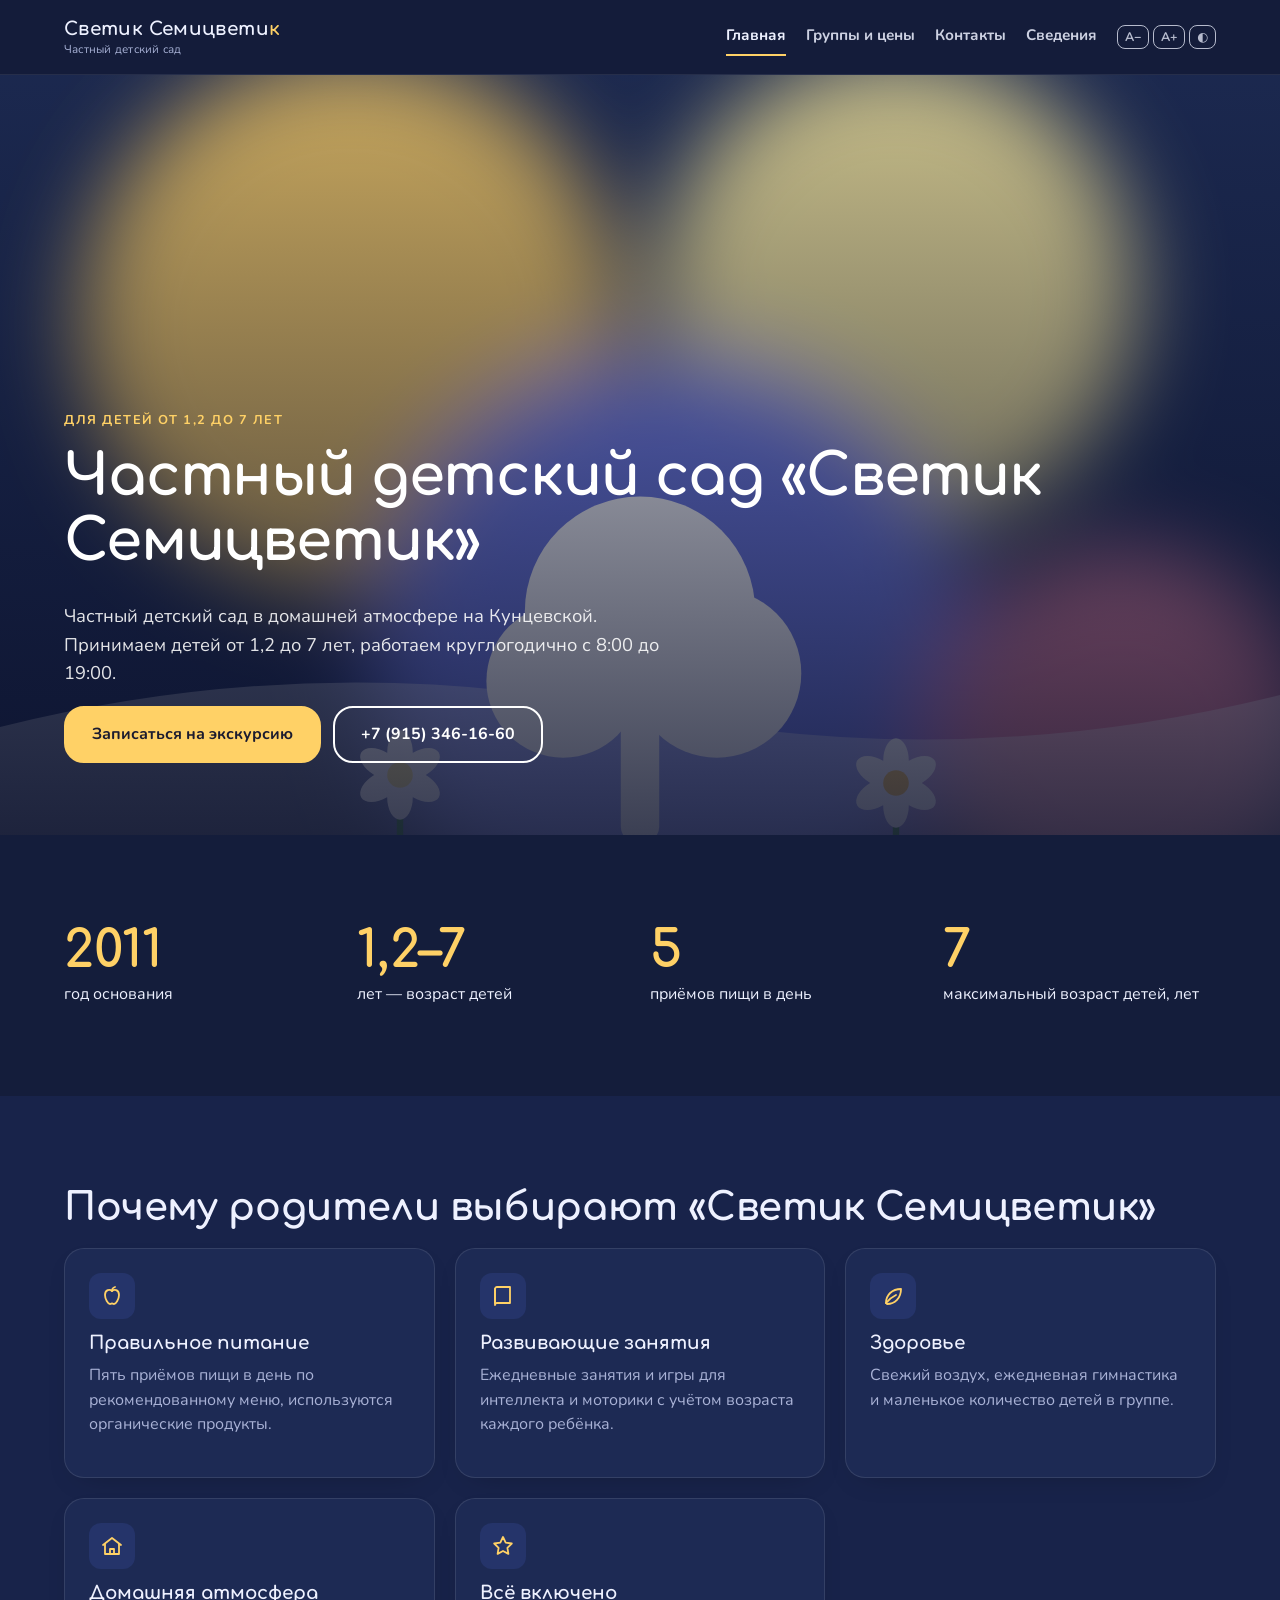
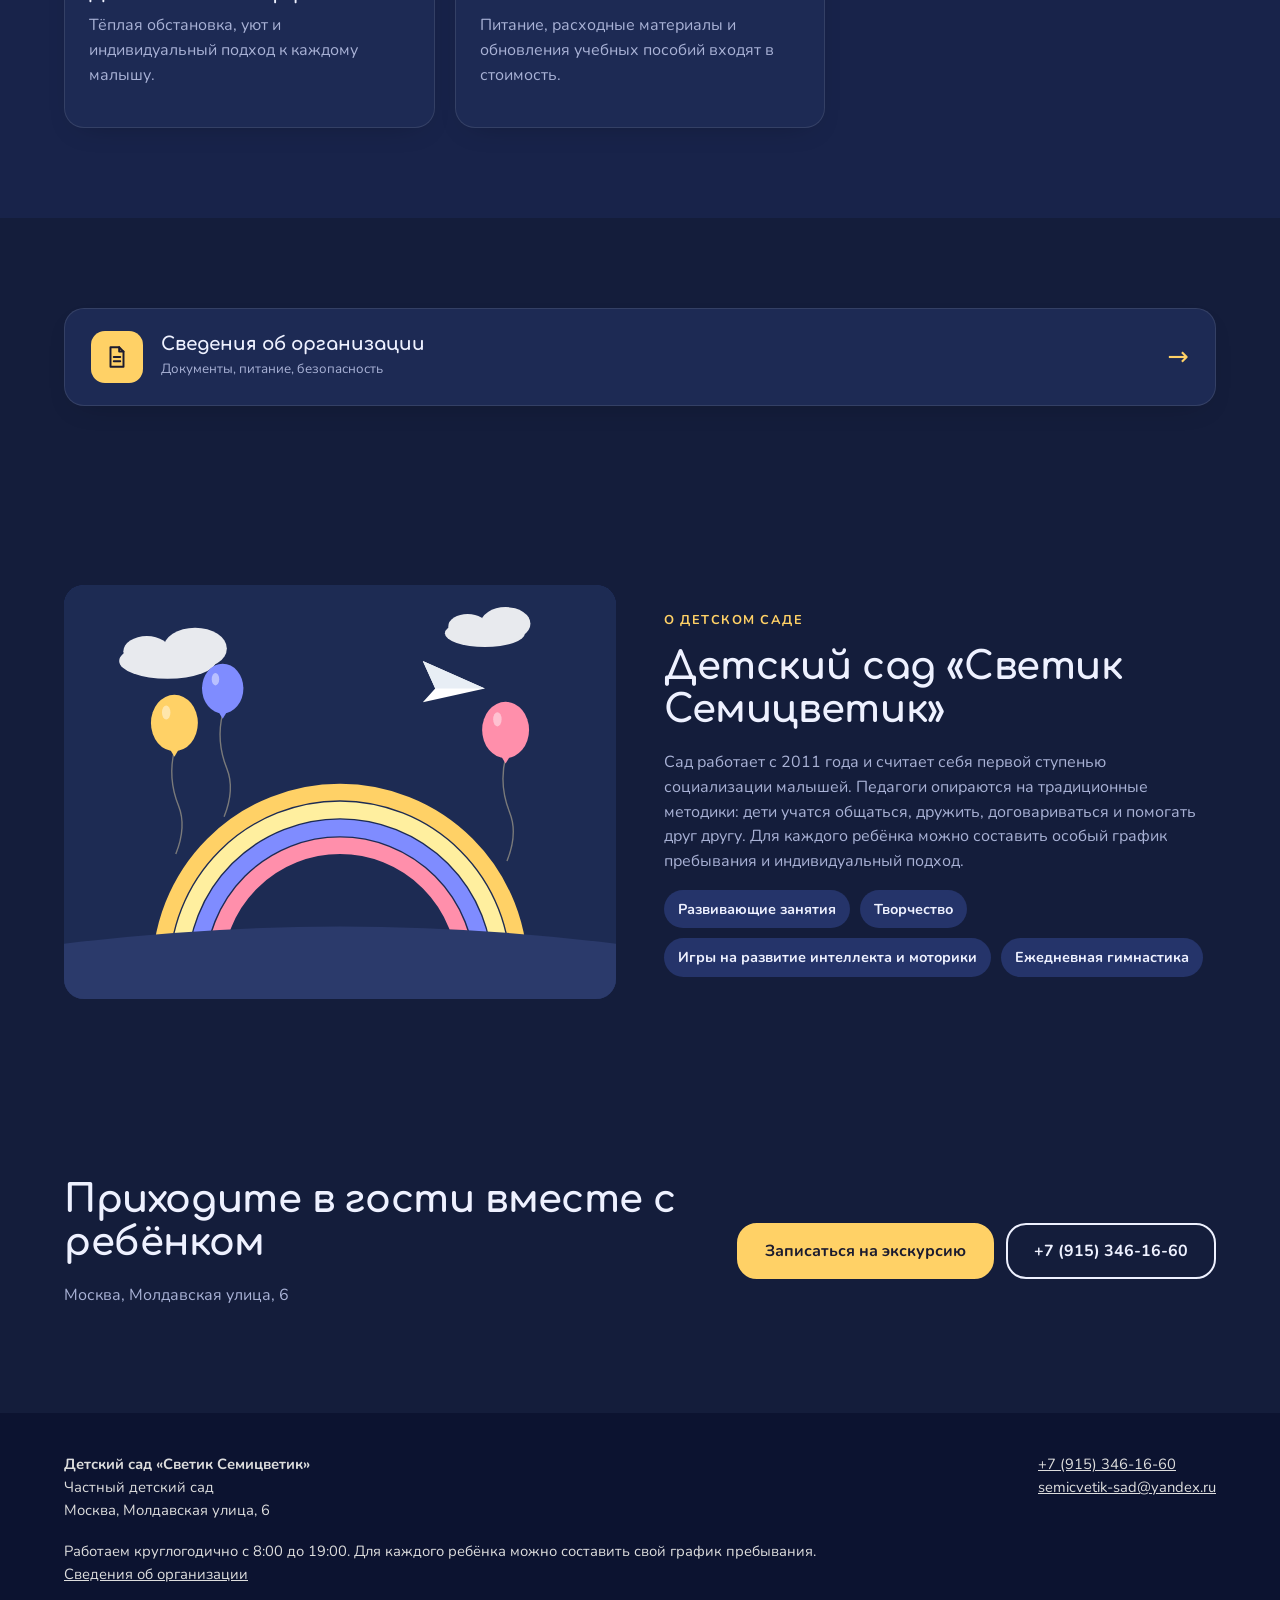
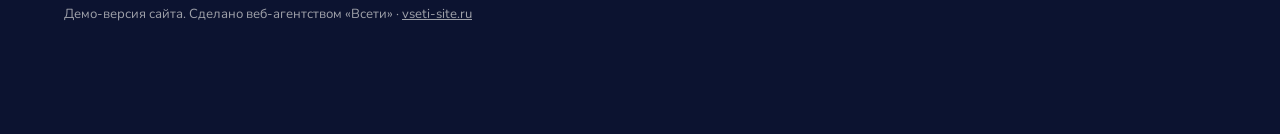
<file: index.html>
<!doctype html><html lang="ru"><head><meta charset="utf-8"><meta name="viewport" content="width=device-width,initial-scale=1"><meta name="robots" content="noindex"><title>Главная — частный детский сад «Светик Семицветик», Москва</title><meta name="description" content="Частный детский сад Светик Семицветик на Кунцевской в Москве: домашняя атмосфера, маленькие группы, питание 5 раз в день. Принимаем детей от 1,2 до 7 лет."><link rel="stylesheet" href="assets/fonts.css"><link rel="stylesheet" href="assets/base.css"><link rel="stylesheet" href="assets/kids.css"><style>
:root{--bg:#141d3b;--fg:#eef1ff;--muted:#a9b2d6;--accent:#ffd166;--onaccent:#1b1b2f;--card:#1d2a54;--alt:#18234a;--soft:#25346a;--line:rgba(255,255,255,.14);--r:20px;--fh:'Comfortaa';--fb:'Nunito';--hw:700;--hbg:rgba(20,29,59,.9);--hbd:1px solid rgba(255,255,255,.08);--fbg:#0c1330;--mbg:#1d2a54;--ovl:linear-gradient(180deg,rgba(10,15,40,.1),rgba(10,15,40,.8))}
.card,.tile,.svlink{border:1px solid rgba(255,255,255,.1)}
.btn.ghost{color:var(--fg)}
.docs li{background:#25346a}
.logo b{white-space:normal;font-size:1.15rem;line-height:1.1}.logo small{white-space:normal}</style><script type="application/ld+json">{"@context": "https://schema.org", "@type": "Preschool", "name": "Детский сад «Светик Семицветик»", "alternateName": "Светик Семицветик", "description": "Частный детский сад", "telephone": ["+7 (915) 346-16-60"], "address": {"@type": "PostalAddress", "streetAddress": "Молдавская улица, 6", "addressLocality": "Москва", "addressCountry": "RU"}, "geo": {"@type": "GeoCoordinates", "latitude": 55.730931, "longitude": 37.44003}, "email": "semicvetik-sad@yandex.ru", "foundingDate": "2011"}</script></head><body class="v15"><header class="hdr"><div class="wrap"><a class="logo" href="index.html"><b>Светик Семицвети<i>к</i></b><small>Частный детский сад</small></a><button class="burger" aria-label="Меню">☰</button><nav class="nav"><a href="index.html" class=on>Главная</a><a href="gruppy.html">Группы и цены</a><a href="kontakty.html">Контакты</a><a href="svedeniya.html">Сведения</a></nav><div class="a11y d"><button data-a="minus" title="Мельче">А−</button><button data-a="plus" title="Крупнее">А+</button><button data-a="hc" title="Версия для слабовидящих">◐</button></div><a class="nw hphone d" href="tel:+79153461660">+7 (915) 346-16-60</a></div></header><main><section class="hero full" style="--hi:url([data-uri])"><div class="ov"></div><div class="wrap fin"><span class="eyebrow">Для детей от 1,2 до 7 лет</span><h1>Частный детский сад «Светик Семицветик»</h1><p class="lead">Частный детский сад в домашней атмосфере на Кунцевской. Принимаем детей от 1,2 до 7 лет, работаем круглогодично с 8:00 до 19:00.</p><div class="btns"><button class="btn" data-a="rec">Записаться на экскурсию</button><a class="btn ghost" href="tel:+79153461660">+7 (915) 346-16-60</a></div></div></section><section class="sec nums"><div class="wrap grid g4"><div><b>2011</b><span>год основания</span></div><div><b>1,2–7</b><span>лет — возраст детей</span></div><div><b>5</b><span>приёмов пищи в день</span></div><div><b>7</b><span>максимальный возраст детей, лет</span></div></div></section><section class="sec alt"><div class="wrap"><h2>Почему родители выбирают «Светик Семицветик»</h2><div class="grid g3 feats"><div class="card feat"><div class="ico"><svg viewBox="0 0 24 24" fill="none" stroke="currentColor" stroke-width="1.8" stroke-linecap="round" stroke-linejoin="round"><path d="M12 7c-2-2-7-1.5-7 4 0 4 3 9 5 9 1 0 1.5-.5 2-.5s1 .5 2 .5c2 0 5-5 5-9 0-5.5-5-6-7-4z"/><path d="M12 7c0-2 1-3.5 3-4"/></svg></div><h3>Правильное питание</h3><p class="muted">Пять приёмов пищи в день по рекомендованному меню, используются органические продукты.</p></div><div class="card feat"><div class="ico"><svg viewBox="0 0 24 24" fill="none" stroke="currentColor" stroke-width="1.8" stroke-linecap="round" stroke-linejoin="round"><path d="M4 5a2 2 0 0 1 2-2h13v16H6a2 2 0 0 0-2 2z"/><path d="M4 19V5"/></svg></div><h3>Развивающие занятия</h3><p class="muted">Ежедневные занятия и игры для интеллекта и моторики с учётом возраста каждого ребёнка.</p></div><div class="card feat"><div class="ico"><svg viewBox="0 0 24 24" fill="none" stroke="currentColor" stroke-width="1.8" stroke-linecap="round" stroke-linejoin="round"><path d="M5 19c0-8 6-14 15-14 0 9-6 15-14 15"/><path d="M5 19c3-4 6-6 10-8"/></svg></div><h3>Здоровье</h3><p class="muted">Свежий воздух, ежедневная гимнастика и маленькое количество детей в группе.</p></div><div class="card feat"><div class="ico"><svg viewBox="0 0 24 24" fill="none" stroke="currentColor" stroke-width="1.8" stroke-linecap="round" stroke-linejoin="round"><path d="M3 11l9-7 9 7"/><path d="M5 10v10h14V10"/><path d="M10 20v-5h4v5"/></svg></div><h3>Домашняя атмосфера</h3><p class="muted">Тёплая обстановка, уют и индивидуальный подход к каждому малышу.</p></div><div class="card feat"><div class="ico"><svg viewBox="0 0 24 24" fill="none" stroke="currentColor" stroke-width="1.8" stroke-linecap="round" stroke-linejoin="round"><path d="M12 3l2.7 5.6 6.1.9-4.4 4.3 1 6.1L12 17l-5.4 2.9 1-6.1L3.2 9.5l6.1-.9z"/></svg></div><h3>Всё включено</h3><p class="muted">Питание, расходные материалы и обновления учебных пособий входят в стоимость.</p></div></div></div></section><section class="sec"><div class="wrap"><a class="svlink" href="svedeniya.html"><span class="svi"><svg viewBox="0 0 24 24" fill="none" stroke="currentColor" stroke-width="1.8" stroke-linecap="round" stroke-linejoin="round"><path d="M6 3h8l4 4v14H6z"/><path d="M14 3v4h4M9 12h6M9 16h6"/></svg></span><span><b>Сведения об организации</b><small>Документы, питание, безопасность</small></span><span class="arr">→</span></a></div></section><section class="sec"><div class="wrap about"><div class="aimg"><div class="ill " role="img" aria-label="Иллюстрация"><svg xmlns="http://www.w3.org/2000/svg" viewBox="0 0 800 600" preserveAspectRatio="xMidYMid slice" role="img" aria-label="Иллюстрация"><rect width="800" height="600" fill="#1d2b53"/><g fill="#fff" opacity="0.9"><ellipse cx="150" cy="110" rx="70" ry="26"/><ellipse cx="190" cy="92" rx="46" ry="30"/><ellipse cx="120" cy="96" rx="34" ry="22"/><ellipse cx="610" cy="70" rx="58" ry="20"/><ellipse cx="640" cy="56" rx="36" ry="24"/><ellipse cx="585" cy="60" rx="28" ry="18"/></g><path d="M140 560 A260 260 0 0 1 660 560" stroke="#ffd166" stroke-width="24" fill="none" stroke-linecap="round"/><path d="M166 560 A234 234 0 0 1 634 560" stroke="#ffef9f" stroke-width="24" fill="none" stroke-linecap="round"/><path d="M192 560 A208 208 0 0 1 608 560" stroke="#7f8cff" stroke-width="24" fill="none" stroke-linecap="round"/><path d="M218 560 A182 182 0 0 1 582 560" stroke="#ff8fab" stroke-width="24" fill="none" stroke-linecap="round"/><g><path d="M160 240 q -10 40 6 80 q 12 30 -4 70" stroke="#7a7a7a" stroke-width="2" fill="none"/><ellipse cx="160" cy="200" rx="34" ry="40.8" fill="#ffd166"/><path d="M154 238.8 h12 l-6 10z" fill="#ffd166"/><ellipse cx="148.1" cy="184.7" rx="6.12" ry="10.2" fill="#fff" opacity=".45"/></g><g><path d="M230 186 q -10 40 6 80 q 12 30 -4 70" stroke="#7a7a7a" stroke-width="2" fill="none"/><ellipse cx="230" cy="150" rx="30" ry="36.0" fill="#7f8cff"/><path d="M224 184.0 h12 l-6 10z" fill="#7f8cff"/><ellipse cx="219.5" cy="136.5" rx="5.3999999999999995" ry="9.0" fill="#fff" opacity=".45"/></g><g><path d="M640 250 q -10 40 6 80 q 12 30 -4 70" stroke="#7a7a7a" stroke-width="2" fill="none"/><ellipse cx="640" cy="210" rx="34" ry="40.8" fill="#ff8fab"/><path d="M634 248.8 h12 l-6 10z" fill="#ff8fab"/><ellipse cx="628.1" cy="194.7" rx="6.12" ry="10.2" fill="#fff" opacity=".45"/></g><path d="M520 110 l90 40 -90 20 18 -20z" fill="#fff"/><path d="M520 110 l18 40 72 -0z" fill="#e8eef5"/><path d="M0 520 Q400 470 800 520 V600 H0Z" fill="#2b3a6b"/></svg></div></div><div><span class="eyebrow">О детском саде</span><h2>Детский сад «Светик Семицветик»</h2><p class="muted">Сад работает с 2011 года и считает себя первой ступенью социализации малышей. Педагоги опираются на традиционные методики: дети учатся общаться, дружить, договариваться и помогать друг другу. Для каждого ребёнка можно составить особый график пребывания и индивидуальный подход.</p><div class="facts"><span class="chip">Развивающие занятия</span><span class="chip">Творчество</span><span class="chip">Игры на развитие интеллекта и моторики</span><span class="chip">Ежедневная гимнастика</span></div></div></div></section><section class="sec cta"><div class="wrap ctaw"><div><h2>Приходите в гости вместе с ребёнком</h2><p class="muted">Москва, Молдавская улица, 6</p></div><div class="btns"><button class="btn" data-a="rec">Записаться на экскурсию</button><a class="btn ghost" href="tel:+79153461660">+7 (915) 346-16-60</a></div></div></section></main><footer class="ftr"><div class="wrap"><div><b>Детский сад «Светик Семицветик»</b><br>Частный детский сад<br>Москва, Молдавская улица, 6</div><div><a class="nw " href="tel:+79153461660">+7 (915) 346-16-60</a><br><a href="mailto:semicvetik-sad@yandex.ru">semicvetik-sad@yandex.ru</a></div><div>Работаем круглогодично с 8:00 до 19:00. Для каждого ребёнка можно составить свой график пребывания.<br><a href="svedeniya.html">Сведения об организации</a></div><div class="agency">Демо-версия сайта. Сделано веб-агентством «Всети» · <a href="https://vseti-site.ru">vseti-site.ru</a></div></div></footer><div class="mbar"><a href="tel:+79153461660"><span>☎</span>Позвонить</a><a href="https://yandex.ru/maps/?rtext=~55.730931,37.44003&rtt=auto" target="_blank" rel="noopener"><span>➤</span>Маршрут</a><button class="rec" data-a="rec"><span>✚</span>Записаться</button></div><div class="modal" id="rec"><div class="box"><button class="x" data-a="close" aria-label="Закрыть">×</button><h3>Запись на экскурсию</h3><p style="color:#555">Приходите в гости вместе с ребёнком: покажем группы, расскажем о программе и ответим на вопросы.</p><a class="big" href="tel:+79153461660">+7 (915) 346-16-60</a><p style="color:#555">Или напишите: <a href="mailto:semicvetik-sad@yandex.ru">semicvetik-sad@yandex.ru</a></p></div></div><script src="assets/site.js"></script></body></html>
</file>
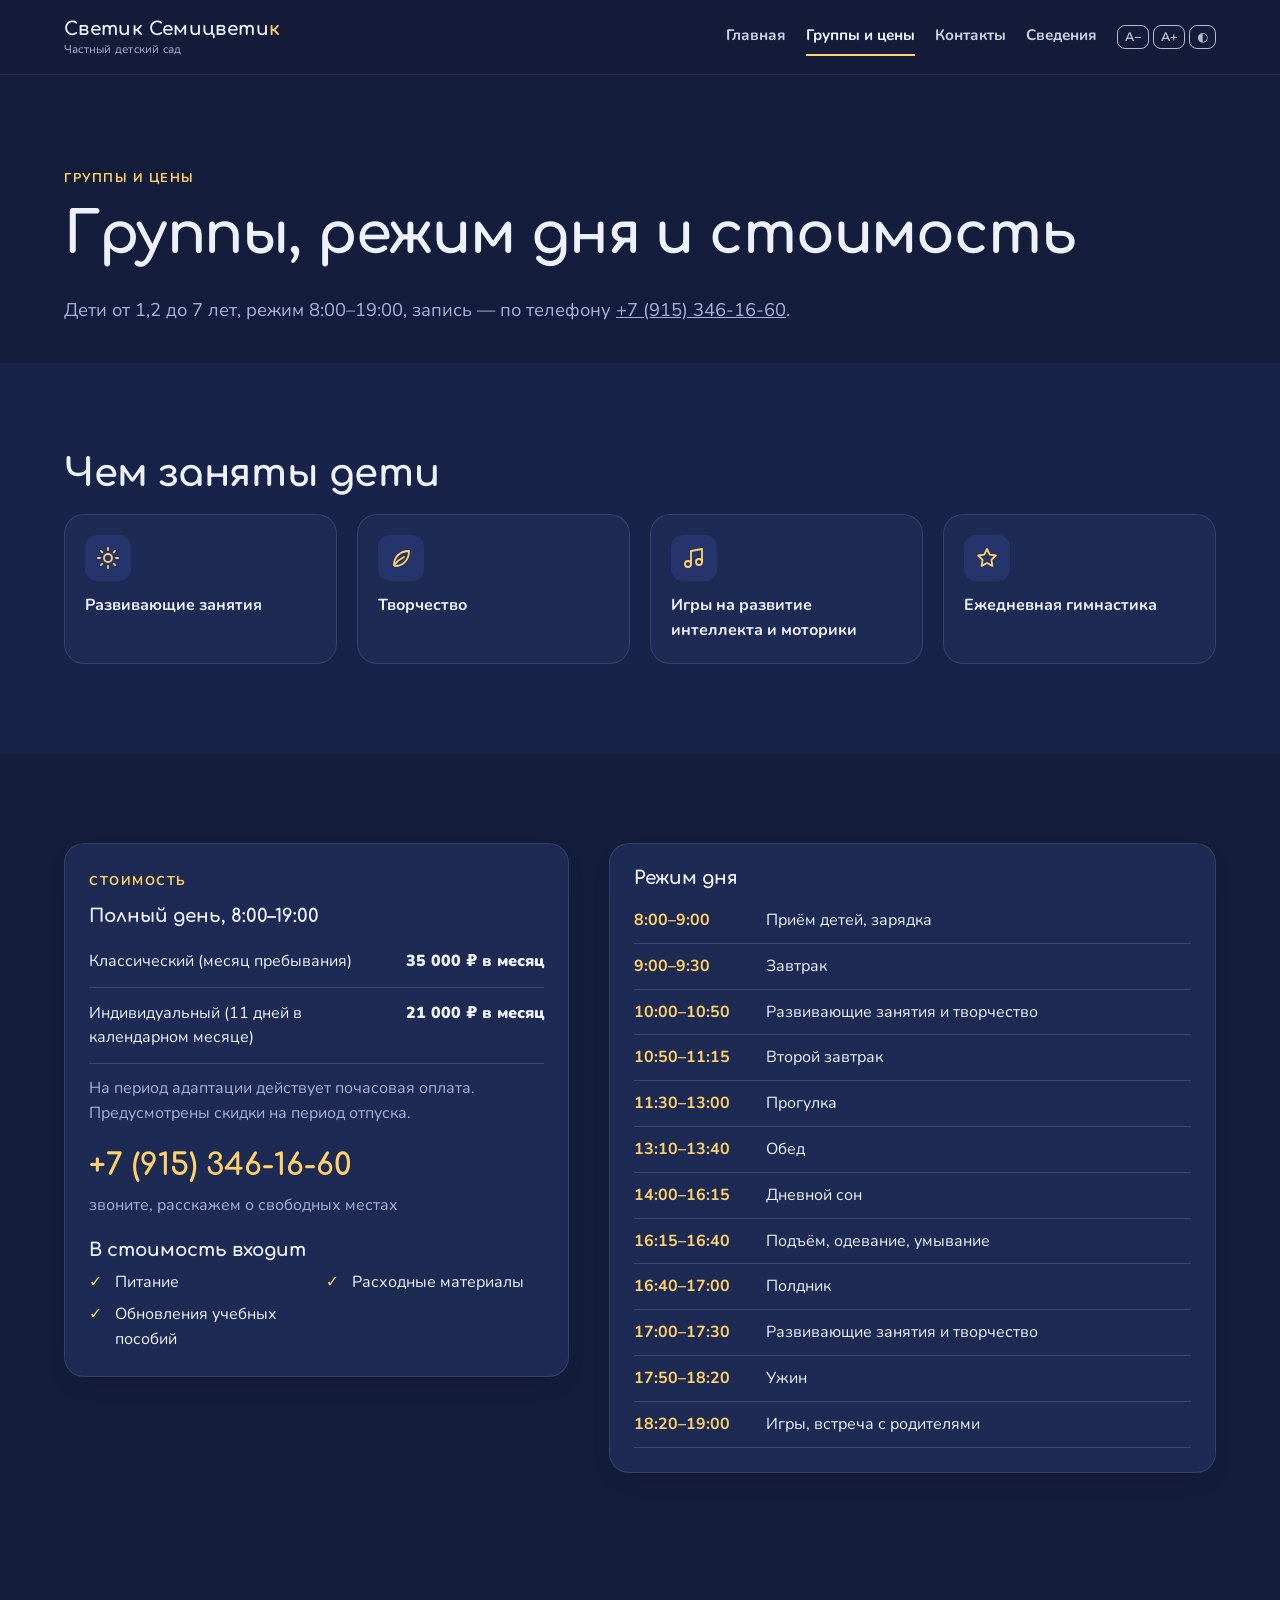
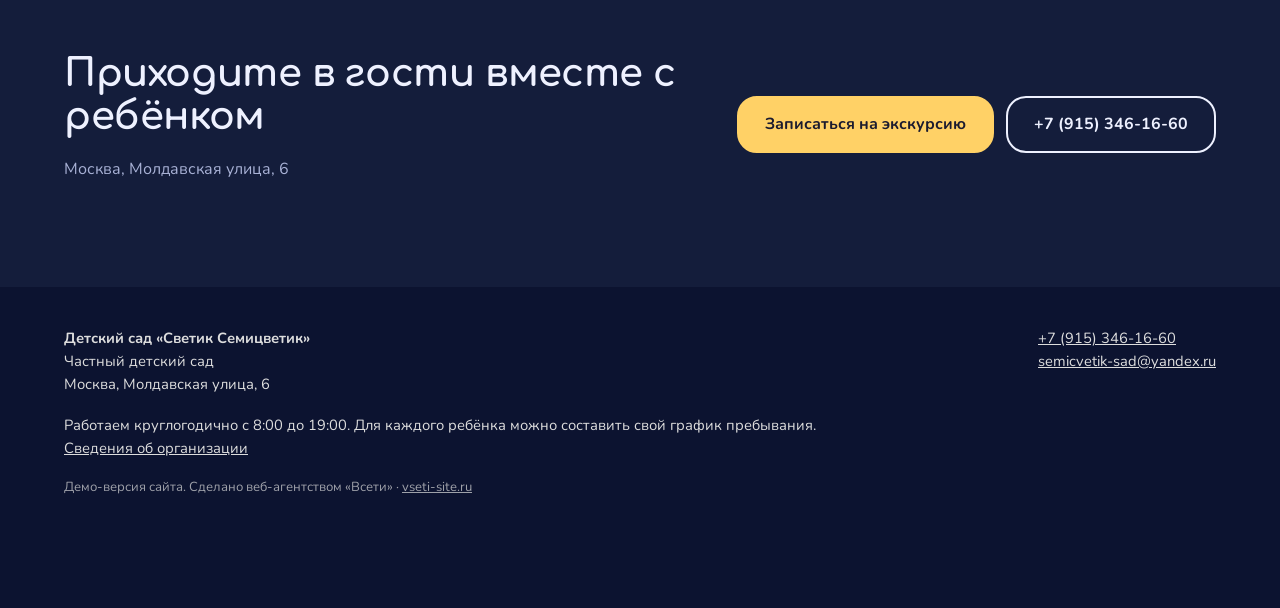
<file: gruppy.html>
<!doctype html><html lang="ru"><head><meta charset="utf-8"><meta name="viewport" content="width=device-width,initial-scale=1"><meta name="robots" content="noindex"><title>Группы и цены — частный детский сад «Светик Семицветик», Москва</title><meta name="description" content="Частный детский сад Светик Семицветик на Кунцевской в Москве: домашняя атмосфера, маленькие группы, питание 5 раз в день. Принимаем детей от 1,2 до 7 лет."><link rel="stylesheet" href="assets/fonts.css"><link rel="stylesheet" href="assets/base.css"><link rel="stylesheet" href="assets/kids.css"><style>
:root{--bg:#141d3b;--fg:#eef1ff;--muted:#a9b2d6;--accent:#ffd166;--onaccent:#1b1b2f;--card:#1d2a54;--alt:#18234a;--soft:#25346a;--line:rgba(255,255,255,.14);--r:20px;--fh:'Comfortaa';--fb:'Nunito';--hw:700;--hbg:rgba(20,29,59,.9);--hbd:1px solid rgba(255,255,255,.08);--fbg:#0c1330;--mbg:#1d2a54;--ovl:linear-gradient(180deg,rgba(10,15,40,.1),rgba(10,15,40,.8))}
.card,.tile,.svlink{border:1px solid rgba(255,255,255,.1)}
.btn.ghost{color:var(--fg)}
.docs li{background:#25346a}
.logo b{white-space:normal;font-size:1.15rem;line-height:1.1}.logo small{white-space:normal}</style><script type="application/ld+json">{"@context": "https://schema.org", "@type": "Preschool", "name": "Детский сад «Светик Семицветик»", "alternateName": "Светик Семицветик", "description": "Частный детский сад", "telephone": ["+7 (915) 346-16-60"], "address": {"@type": "PostalAddress", "streetAddress": "Молдавская улица, 6", "addressLocality": "Москва", "addressCountry": "RU"}, "geo": {"@type": "GeoCoordinates", "latitude": 55.730931, "longitude": 37.44003}, "email": "semicvetik-sad@yandex.ru", "foundingDate": "2011"}</script></head><body class="v15"><header class="hdr"><div class="wrap"><a class="logo" href="index.html"><b>Светик Семицвети<i>к</i></b><small>Частный детский сад</small></a><button class="burger" aria-label="Меню">☰</button><nav class="nav"><a href="index.html">Главная</a><a href="gruppy.html" class=on>Группы и цены</a><a href="kontakty.html">Контакты</a><a href="svedeniya.html">Сведения</a></nav><div class="a11y d"><button data-a="minus" title="Мельче">А−</button><button data-a="plus" title="Крупнее">А+</button><button data-a="hc" title="Версия для слабовидящих">◐</button></div><a class="nw hphone d" href="tel:+79153461660">+7 (915) 346-16-60</a></div></header><main><section class="sec phead"><div class="wrap"><span class="eyebrow">Группы и цены</span><h1>Группы, режим дня и стоимость</h1><p class="lead muted">Дети от 1,2 до 7 лет, режим 8:00–19:00, запись — по телефону <a class="nw " href="tel:+79153461660">+7 (915) 346-16-60</a>.</p></div></section><section class="sec alt"><div class="wrap"><h2>Чем заняты дети</h2><div class="grid g4 tiles"><div class="tile"><div class="ico"><svg viewBox="0 0 24 24" fill="none" stroke="currentColor" stroke-width="1.8" stroke-linecap="round" stroke-linejoin="round"><circle cx="12" cy="12" r="4"/><path d="M12 2v2M12 20v2M4.9 4.9l1.4 1.4M17.7 17.7l1.4 1.4M2 12h2M20 12h2M4.9 19.1l1.4-1.4M17.7 6.3l1.4-1.4"/></svg></div><b>Развивающие занятия</b></div><div class="tile"><div class="ico"><svg viewBox="0 0 24 24" fill="none" stroke="currentColor" stroke-width="1.8" stroke-linecap="round" stroke-linejoin="round"><path d="M5 19c0-8 6-14 15-14 0 9-6 15-14 15"/><path d="M5 19c3-4 6-6 10-8"/></svg></div><b>Творчество</b></div><div class="tile"><div class="ico"><svg viewBox="0 0 24 24" fill="none" stroke="currentColor" stroke-width="1.8" stroke-linecap="round" stroke-linejoin="round"><path d="M9 18V5l11-2v13"/><circle cx="6" cy="18" r="3"/><circle cx="17" cy="16" r="3"/></svg></div><b>Игры на развитие интеллекта и моторики</b></div><div class="tile"><div class="ico"><svg viewBox="0 0 24 24" fill="none" stroke="currentColor" stroke-width="1.8" stroke-linecap="round" stroke-linejoin="round"><path d="M12 3l2.7 5.6 6.1.9-4.4 4.3 1 6.1L12 17l-5.4 2.9 1-6.1L3.2 9.5l6.1-.9z"/></svg></div><b>Ежедневная гимнастика</b></div></div></div></section><section class="sec"><div class="wrap gw"><div><div class="card pbox"><span class="eyebrow">Стоимость</span><h3>Полный день, 8:00–19:00</h3><table class="ptable"><tr><td>Классический (месяц пребывания)</td><td>35 000 ₽ в месяц</td></tr><tr><td>Индивидуальный (11 дней в календарном месяце)</td><td>21 000 ₽ в месяц</td></tr></table><p class="muted" style="margin-top:12px">На период адаптации действует почасовая оплата. Предусмотрены скидки на период отпуска.</p><div class="pcall"><a class="nw xl" href="tel:+79153461660">+7 (915) 346-16-60</a><span class="muted">звоните, расскажем о свободных местах</span></div><h3>В стоимость входит</h3><ul class="incl"><li>Питание</li><li>Расходные материалы</li><li>Обновления учебных пособий</li></ul></div></div><div class="card"><h3>Режим дня</h3><ul class="day"><li><b class="nw">8:00–9:00</b><span>Приём детей, зарядка</span></li><li><b class="nw">9:00–9:30</b><span>Завтрак</span></li><li><b class="nw">10:00–10:50</b><span>Развивающие занятия и творчество</span></li><li><b class="nw">10:50–11:15</b><span>Второй завтрак</span></li><li><b class="nw">11:30–13:00</b><span>Прогулка</span></li><li><b class="nw">13:10–13:40</b><span>Обед</span></li><li><b class="nw">14:00–16:15</b><span>Дневной сон</span></li><li><b class="nw">16:15–16:40</b><span>Подъём, одевание, умывание</span></li><li><b class="nw">16:40–17:00</b><span>Полдник</span></li><li><b class="nw">17:00–17:30</b><span>Развивающие занятия и творчество</span></li><li><b class="nw">17:50–18:20</b><span>Ужин</span></li><li><b class="nw">18:20–19:00</b><span>Игры, встреча с родителями</span></li></ul></div></div></section><section class="sec cta"><div class="wrap ctaw"><div><h2>Приходите в гости вместе с ребёнком</h2><p class="muted">Москва, Молдавская улица, 6</p></div><div class="btns"><button class="btn" data-a="rec">Записаться на экскурсию</button><a class="btn ghost" href="tel:+79153461660">+7 (915) 346-16-60</a></div></div></section></main><footer class="ftr"><div class="wrap"><div><b>Детский сад «Светик Семицветик»</b><br>Частный детский сад<br>Москва, Молдавская улица, 6</div><div><a class="nw " href="tel:+79153461660">+7 (915) 346-16-60</a><br><a href="mailto:semicvetik-sad@yandex.ru">semicvetik-sad@yandex.ru</a></div><div>Работаем круглогодично с 8:00 до 19:00. Для каждого ребёнка можно составить свой график пребывания.<br><a href="svedeniya.html">Сведения об организации</a></div><div class="agency">Демо-версия сайта. Сделано веб-агентством «Всети» · <a href="https://vseti-site.ru">vseti-site.ru</a></div></div></footer><div class="mbar"><a href="tel:+79153461660"><span>☎</span>Позвонить</a><a href="https://yandex.ru/maps/?rtext=~55.730931,37.44003&rtt=auto" target="_blank" rel="noopener"><span>➤</span>Маршрут</a><button class="rec" data-a="rec"><span>✚</span>Записаться</button></div><div class="modal" id="rec"><div class="box"><button class="x" data-a="close" aria-label="Закрыть">×</button><h3>Запись на экскурсию</h3><p style="color:#555">Приходите в гости вместе с ребёнком: покажем группы, расскажем о программе и ответим на вопросы.</p><a class="big" href="tel:+79153461660">+7 (915) 346-16-60</a><p style="color:#555">Или напишите: <a href="mailto:semicvetik-sad@yandex.ru">semicvetik-sad@yandex.ru</a></p></div></div><script src="assets/site.js"></script></body></html>
</file>
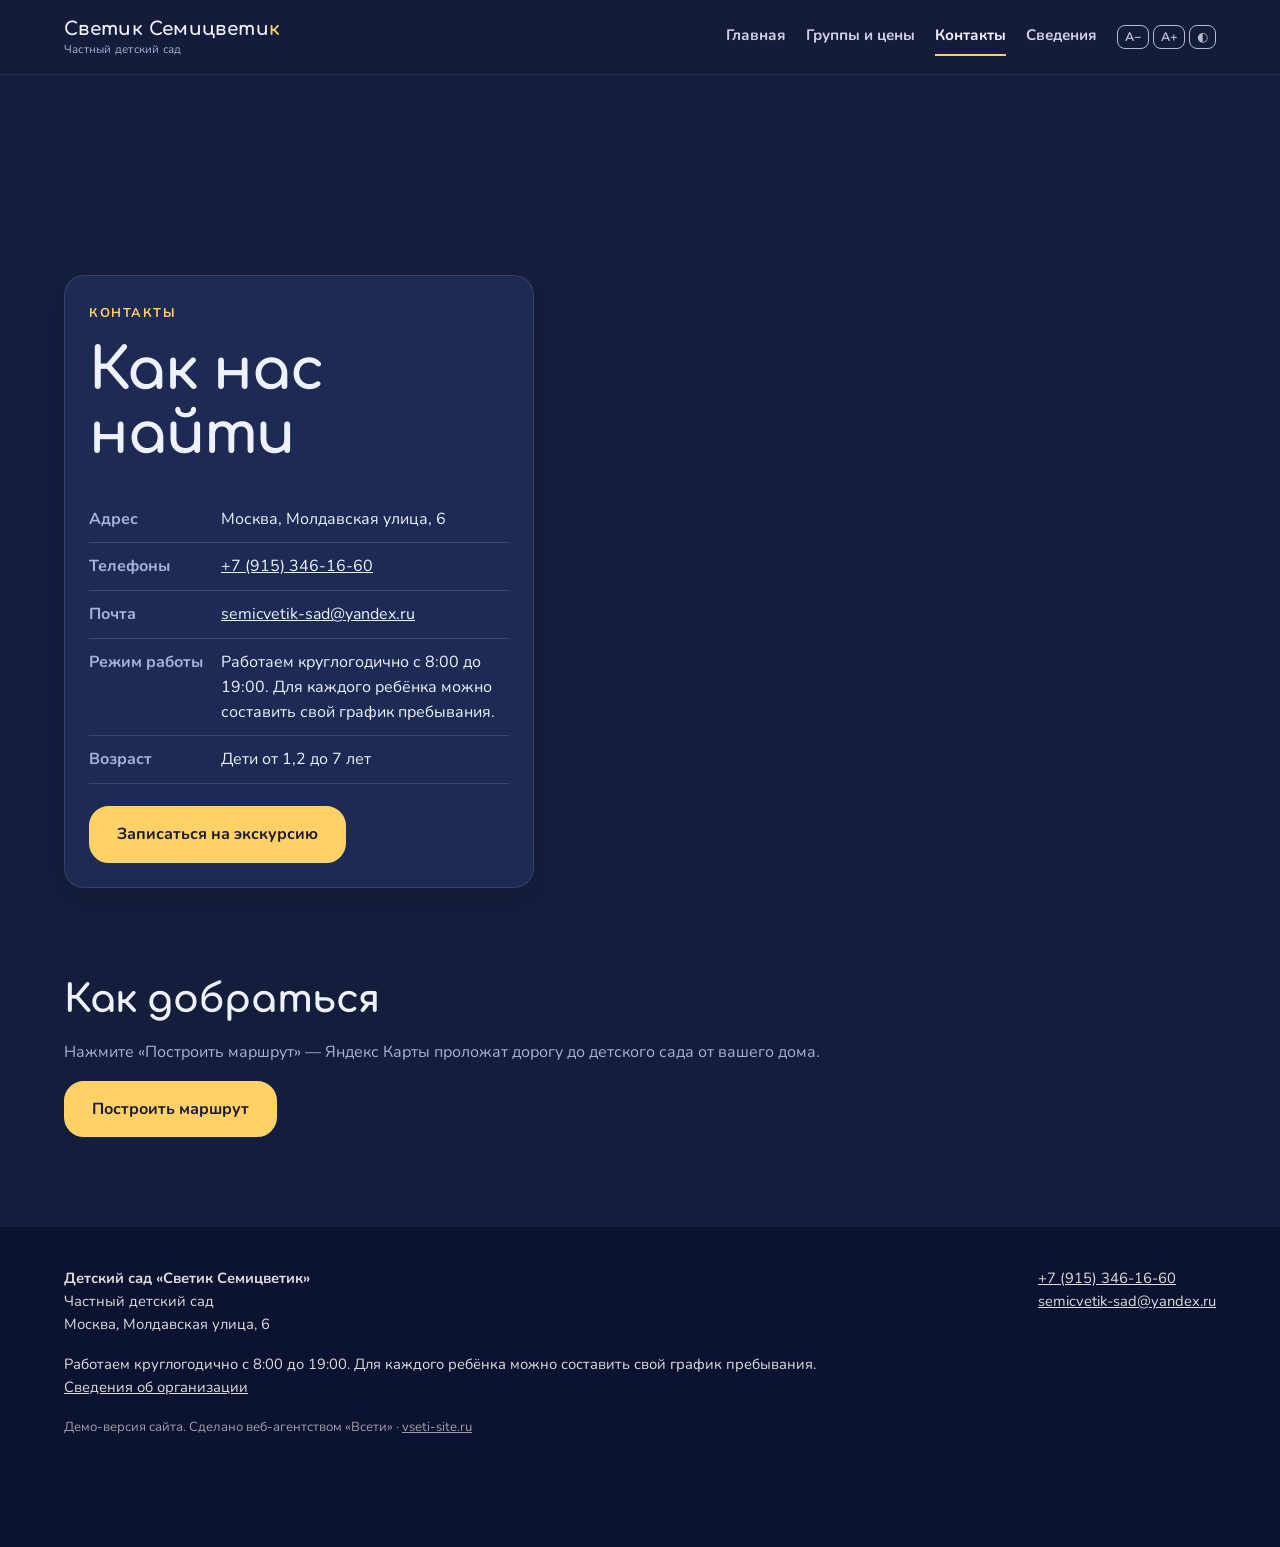
<file: kontakty.html>
<!doctype html><html lang="ru"><head><meta charset="utf-8"><meta name="viewport" content="width=device-width,initial-scale=1"><meta name="robots" content="noindex"><title>Контакты — частный детский сад «Светик Семицветик», Москва</title><meta name="description" content="Частный детский сад Светик Семицветик на Кунцевской в Москве: домашняя атмосфера, маленькие группы, питание 5 раз в день. Принимаем детей от 1,2 до 7 лет."><link rel="stylesheet" href="assets/fonts.css"><link rel="stylesheet" href="assets/base.css"><link rel="stylesheet" href="assets/kids.css"><style>
:root{--bg:#141d3b;--fg:#eef1ff;--muted:#a9b2d6;--accent:#ffd166;--onaccent:#1b1b2f;--card:#1d2a54;--alt:#18234a;--soft:#25346a;--line:rgba(255,255,255,.14);--r:20px;--fh:'Comfortaa';--fb:'Nunito';--hw:700;--hbg:rgba(20,29,59,.9);--hbd:1px solid rgba(255,255,255,.08);--fbg:#0c1330;--mbg:#1d2a54;--ovl:linear-gradient(180deg,rgba(10,15,40,.1),rgba(10,15,40,.8))}
.card,.tile,.svlink{border:1px solid rgba(255,255,255,.1)}
.btn.ghost{color:var(--fg)}
.docs li{background:#25346a}
.logo b{white-space:normal;font-size:1.15rem;line-height:1.1}.logo small{white-space:normal}</style><script type="application/ld+json">{"@context": "https://schema.org", "@type": "Preschool", "name": "Детский сад «Светик Семицветик»", "alternateName": "Светик Семицветик", "description": "Частный детский сад", "telephone": ["+7 (915) 346-16-60"], "address": {"@type": "PostalAddress", "streetAddress": "Молдавская улица, 6", "addressLocality": "Москва", "addressCountry": "RU"}, "geo": {"@type": "GeoCoordinates", "latitude": 55.730931, "longitude": 37.44003}, "email": "semicvetik-sad@yandex.ru", "foundingDate": "2011"}</script></head><body class="v15"><header class="hdr"><div class="wrap"><a class="logo" href="index.html"><b>Светик Семицвети<i>к</i></b><small>Частный детский сад</small></a><button class="burger" aria-label="Меню">☰</button><nav class="nav"><a href="index.html">Главная</a><a href="gruppy.html">Группы и цены</a><a href="kontakty.html" class=on>Контакты</a><a href="svedeniya.html">Сведения</a></nav><div class="a11y d"><button data-a="minus" title="Мельче">А−</button><button data-a="plus" title="Крупнее">А+</button><button data-a="hc" title="Версия для слабовидящих">◐</button></div><a class="nw hphone d" href="tel:+79153461660">+7 (915) 346-16-60</a></div></header><main><section class="cover"><div class="mapfull"><div class="mapwrap tall"><iframe src="https://yandex.ru/map-widget/v1/?ll=37.44003,55.730931&z=16&pt=37.44003,55.730931,pm2rdm" title="Карта: Москва, Молдавская улица, 6" loading="lazy"></iframe></div></div><div class="wrap"><div class="card float"><span class="eyebrow">Контакты</span><h1>Как нас найти</h1><ul class="info"><li><b>Адрес</b>Москва, Молдавская улица, 6</li><li><b>Телефоны</b><a class="nw " href="tel:+79153461660">+7 (915) 346-16-60</a></li><li><b>Почта</b><a href="mailto:semicvetik-sad@yandex.ru">semicvetik-sad@yandex.ru</a></li><li><b>Режим работы</b>Работаем круглогодично с 8:00 до 19:00. Для каждого ребёнка можно составить свой график пребывания.</li><li><b>Возраст</b>Дети от 1,2 до 7 лет</li></ul><div class="btns"><button class="btn" data-a="rec">Записаться на экскурсию</button></div></div></div></section><section class="sec"><div class="wrap"><h2>Как добраться</h2><p class="muted">Нажмите «Построить маршрут» — Яндекс Карты проложат дорогу до детского сада от вашего дома.</p><a class="btn" href="https://yandex.ru/maps/?rtext=~55.730931,37.44003&rtt=auto" target="_blank" rel="noopener">Построить маршрут</a></div></section></main><footer class="ftr"><div class="wrap"><div><b>Детский сад «Светик Семицветик»</b><br>Частный детский сад<br>Москва, Молдавская улица, 6</div><div><a class="nw " href="tel:+79153461660">+7 (915) 346-16-60</a><br><a href="mailto:semicvetik-sad@yandex.ru">semicvetik-sad@yandex.ru</a></div><div>Работаем круглогодично с 8:00 до 19:00. Для каждого ребёнка можно составить свой график пребывания.<br><a href="svedeniya.html">Сведения об организации</a></div><div class="agency">Демо-версия сайта. Сделано веб-агентством «Всети» · <a href="https://vseti-site.ru">vseti-site.ru</a></div></div></footer><div class="mbar"><a href="tel:+79153461660"><span>☎</span>Позвонить</a><a href="https://yandex.ru/maps/?rtext=~55.730931,37.44003&rtt=auto" target="_blank" rel="noopener"><span>➤</span>Маршрут</a><button class="rec" data-a="rec"><span>✚</span>Записаться</button></div><div class="modal" id="rec"><div class="box"><button class="x" data-a="close" aria-label="Закрыть">×</button><h3>Запись на экскурсию</h3><p style="color:#555">Приходите в гости вместе с ребёнком: покажем группы, расскажем о программе и ответим на вопросы.</p><a class="big" href="tel:+79153461660">+7 (915) 346-16-60</a><p style="color:#555">Или напишите: <a href="mailto:semicvetik-sad@yandex.ru">semicvetik-sad@yandex.ru</a></p></div></div><script src="assets/site.js"></script></body></html>
</file>
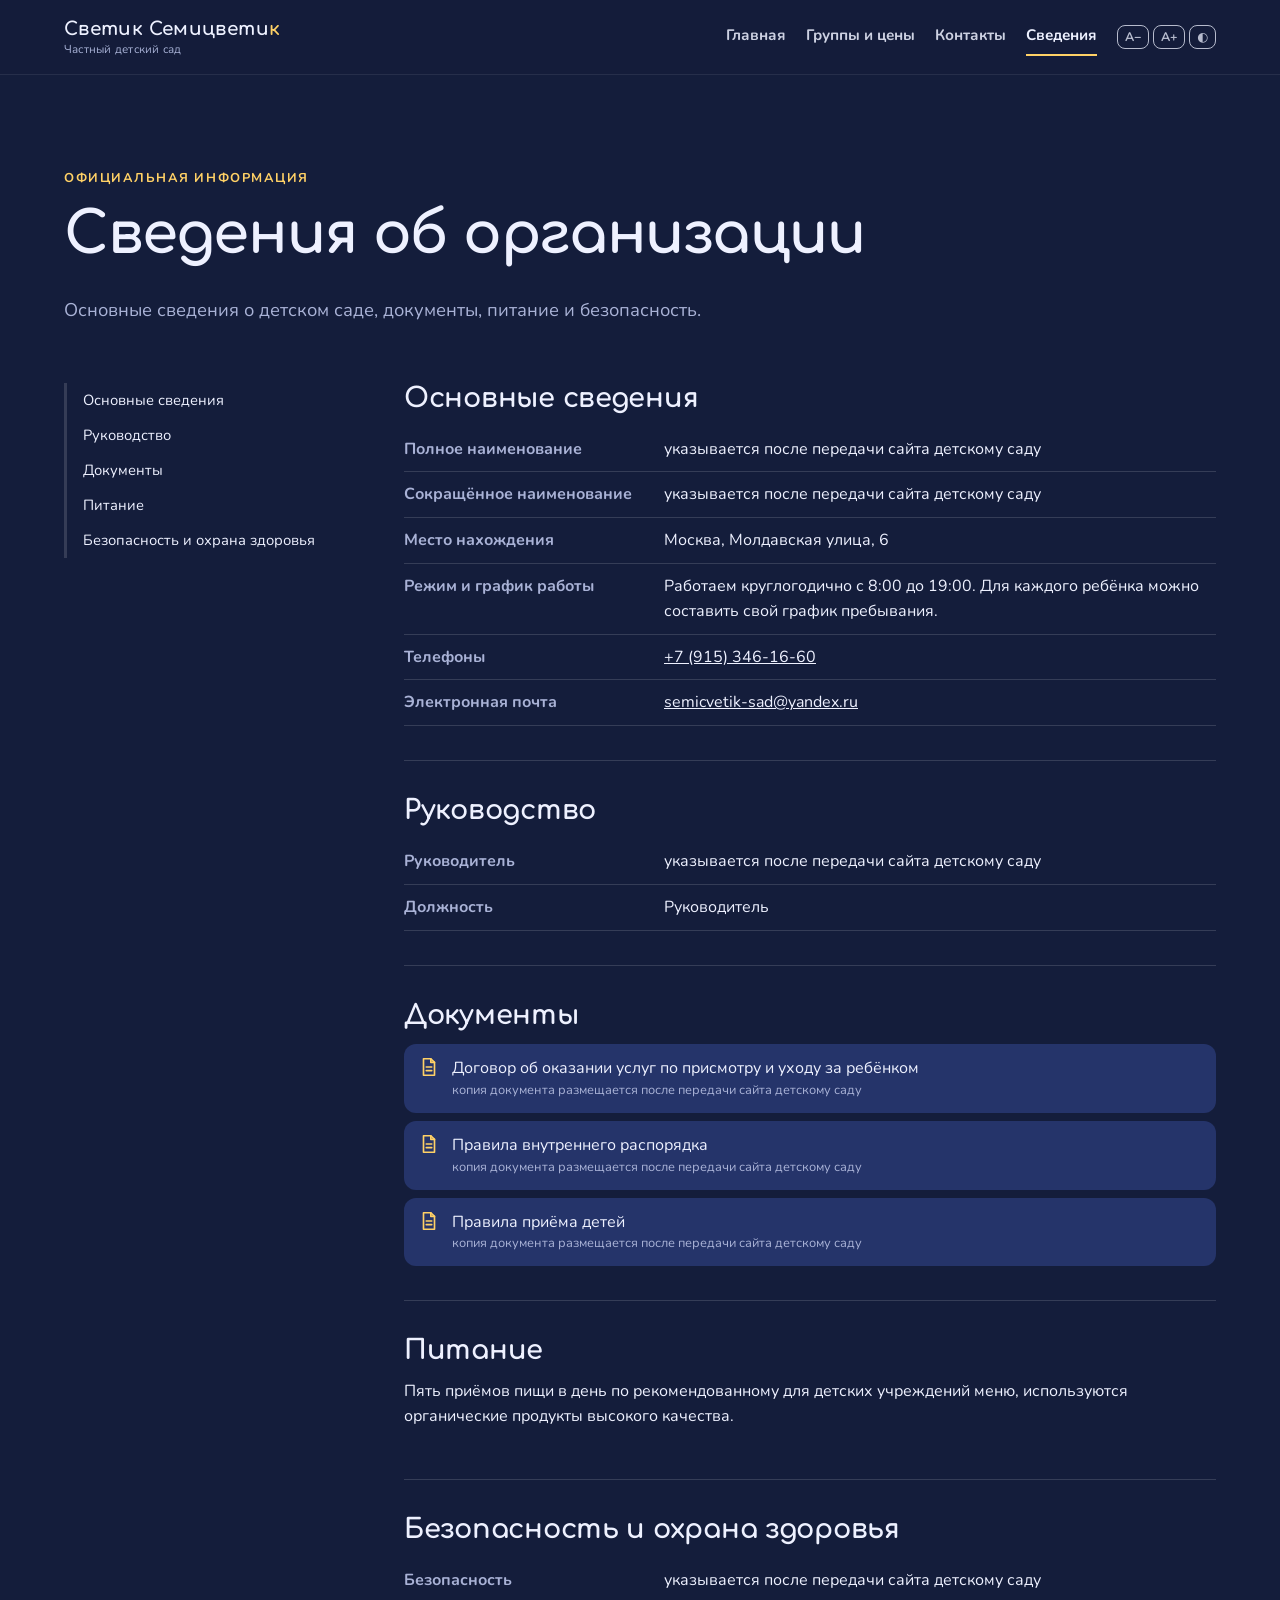
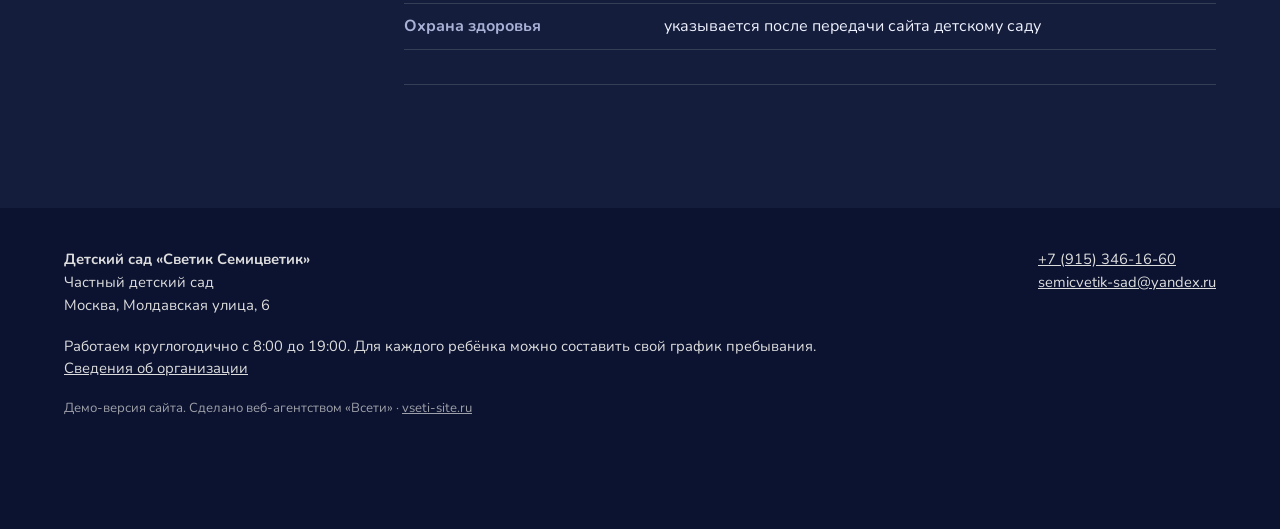
<file: svedeniya.html>
<!doctype html><html lang="ru"><head><meta charset="utf-8"><meta name="viewport" content="width=device-width,initial-scale=1"><meta name="robots" content="noindex"><title>Сведения об организации — частный детский сад «Светик Семицветик», Москва</title><meta name="description" content="Частный детский сад Светик Семицветик на Кунцевской в Москве: домашняя атмосфера, маленькие группы, питание 5 раз в день. Принимаем детей от 1,2 до 7 лет."><link rel="stylesheet" href="assets/fonts.css"><link rel="stylesheet" href="assets/base.css"><link rel="stylesheet" href="assets/kids.css"><style>
:root{--bg:#141d3b;--fg:#eef1ff;--muted:#a9b2d6;--accent:#ffd166;--onaccent:#1b1b2f;--card:#1d2a54;--alt:#18234a;--soft:#25346a;--line:rgba(255,255,255,.14);--r:20px;--fh:'Comfortaa';--fb:'Nunito';--hw:700;--hbg:rgba(20,29,59,.9);--hbd:1px solid rgba(255,255,255,.08);--fbg:#0c1330;--mbg:#1d2a54;--ovl:linear-gradient(180deg,rgba(10,15,40,.1),rgba(10,15,40,.8))}
.card,.tile,.svlink{border:1px solid rgba(255,255,255,.1)}
.btn.ghost{color:var(--fg)}
.docs li{background:#25346a}
.logo b{white-space:normal;font-size:1.15rem;line-height:1.1}.logo small{white-space:normal}</style><script type="application/ld+json">{"@context": "https://schema.org", "@type": "Preschool", "name": "Детский сад «Светик Семицветик»", "alternateName": "Светик Семицветик", "description": "Частный детский сад", "telephone": ["+7 (915) 346-16-60"], "address": {"@type": "PostalAddress", "streetAddress": "Молдавская улица, 6", "addressLocality": "Москва", "addressCountry": "RU"}, "geo": {"@type": "GeoCoordinates", "latitude": 55.730931, "longitude": 37.44003}, "email": "semicvetik-sad@yandex.ru", "foundingDate": "2011"}</script></head><body class="v15"><header class="hdr"><div class="wrap"><a class="logo" href="index.html"><b>Светик Семицвети<i>к</i></b><small>Частный детский сад</small></a><button class="burger" aria-label="Меню">☰</button><nav class="nav"><a href="index.html">Главная</a><a href="gruppy.html">Группы и цены</a><a href="kontakty.html">Контакты</a><a href="svedeniya.html" class=on>Сведения</a></nav><div class="a11y d"><button data-a="minus" title="Мельче">А−</button><button data-a="plus" title="Крупнее">А+</button><button data-a="hc" title="Версия для слабовидящих">◐</button></div><a class="nw hphone d" href="tel:+79153461660">+7 (915) 346-16-60</a></div></header><main><section class="sec phead"><div class="wrap"><span class="eyebrow">Официальная информация</span><h1>Сведения об организации</h1><p class="lead muted">Основные сведения о детском саде, документы, питание и безопасность.</p></div></section><section class="sec s0"><div class="wrap svgrid"><nav class="svside"><a href="#osnovnye">Основные сведения</a><a href="#rukovodstvo">Руководство</a><a href="#dokumenty">Документы</a><a href="#pitanie">Питание</a><a href="#bezopasnost">Безопасность и охрана здоровья</a></nav><div><section class="svs" id="osnovnye"><h2>Основные сведения</h2><dl class="svdl"><dt>Полное наименование</dt><dd>указывается после передачи сайта детскому саду</dd><dt>Сокращённое наименование</dt><dd>указывается после передачи сайта детскому саду</dd><dt>Место нахождения</dt><dd>Москва, Молдавская улица, 6</dd><dt>Режим и график работы</dt><dd>Работаем круглогодично с 8:00 до 19:00. Для каждого ребёнка можно составить свой график пребывания.</dd><dt>Телефоны</dt><dd><a class="nw " href="tel:+79153461660">+7 (915) 346-16-60</a></dd><dt>Электронная почта</dt><dd><a href="mailto:semicvetik-sad@yandex.ru">semicvetik-sad@yandex.ru</a></dd></dl></section><section class="svs" id="rukovodstvo"><h2>Руководство</h2><dl class="svdl"><dt>Руководитель</dt><dd>указывается после передачи сайта детскому саду</dd><dt>Должность</dt><dd>Руководитель</dd></dl></section><section class="svs" id="dokumenty"><h2>Документы</h2><ul class="docs"><li><svg viewBox="0 0 24 24" fill="none" stroke="currentColor" stroke-width="1.8" stroke-linecap="round" stroke-linejoin="round"><path d="M6 3h8l4 4v14H6z"/><path d="M14 3v4h4M9 12h6M9 16h6"/></svg><span>Договор об оказании услуг по присмотру и уходу за ребёнком<small>копия документа размещается после передачи сайта детскому саду</small></span></li><li><svg viewBox="0 0 24 24" fill="none" stroke="currentColor" stroke-width="1.8" stroke-linecap="round" stroke-linejoin="round"><path d="M6 3h8l4 4v14H6z"/><path d="M14 3v4h4M9 12h6M9 16h6"/></svg><span>Правила внутреннего распорядка<small>копия документа размещается после передачи сайта детскому саду</small></span></li><li><svg viewBox="0 0 24 24" fill="none" stroke="currentColor" stroke-width="1.8" stroke-linecap="round" stroke-linejoin="round"><path d="M6 3h8l4 4v14H6z"/><path d="M14 3v4h4M9 12h6M9 16h6"/></svg><span>Правила приёма детей<small>копия документа размещается после передачи сайта детскому саду</small></span></li></ul></section><section class="svs" id="pitanie"><h2>Питание</h2><p>Пять приёмов пищи в день по рекомендованному для детских учреждений меню, используются органические продукты высокого качества.</p></section><section class="svs" id="bezopasnost"><h2>Безопасность и охрана здоровья</h2><dl class="svdl"><dt>Безопасность</dt><dd>указывается после передачи сайта детскому саду</dd><dt>Охрана здоровья</dt><dd>указывается после передачи сайта детскому саду</dd></dl></section></div></div></section></main><footer class="ftr"><div class="wrap"><div><b>Детский сад «Светик Семицветик»</b><br>Частный детский сад<br>Москва, Молдавская улица, 6</div><div><a class="nw " href="tel:+79153461660">+7 (915) 346-16-60</a><br><a href="mailto:semicvetik-sad@yandex.ru">semicvetik-sad@yandex.ru</a></div><div>Работаем круглогодично с 8:00 до 19:00. Для каждого ребёнка можно составить свой график пребывания.<br><a href="svedeniya.html">Сведения об организации</a></div><div class="agency">Демо-версия сайта. Сделано веб-агентством «Всети» · <a href="https://vseti-site.ru">vseti-site.ru</a></div></div></footer><div class="mbar"><a href="tel:+79153461660"><span>☎</span>Позвонить</a><a href="https://yandex.ru/maps/?rtext=~55.730931,37.44003&rtt=auto" target="_blank" rel="noopener"><span>➤</span>Маршрут</a><button class="rec" data-a="rec"><span>✚</span>Записаться</button></div><div class="modal" id="rec"><div class="box"><button class="x" data-a="close" aria-label="Закрыть">×</button><h3>Запись на экскурсию</h3><p style="color:#555">Приходите в гости вместе с ребёнком: покажем группы, расскажем о программе и ответим на вопросы.</p><a class="big" href="tel:+79153461660">+7 (915) 346-16-60</a><p style="color:#555">Или напишите: <a href="mailto:semicvetik-sad@yandex.ru">semicvetik-sad@yandex.ru</a></p></div></div><script src="assets/site.js"></script></body></html>
</file>
<file: assets/fonts.css>
@font-face {
  font-family: 'Manrope';
  font-style: normal;
  font-weight: 400;
  font-display: swap;
  src: url(fonts/9f286813e9ad.woff2) format('woff2');
  unicode-range: U+0301, U+0400-045F, U+0490-0491, U+04B0-04B1, U+2116;
}
@font-face {
  font-family: 'Manrope';
  font-style: normal;
  font-weight: 400;
  font-display: swap;
  src: url(fonts/66cfc06567d6.woff2) format('woff2');
  unicode-range: U+0000-00FF, U+0131, U+0152-0153, U+02BB-02BC, U+02C6, U+02DA, U+02DC, U+0304, U+0308, U+0329, U+2000-206F, U+20AC, U+2122, U+2191, U+2193, U+2212, U+2215, U+FEFF, U+FFFD;
}
@font-face {
  font-family: 'Manrope';
  font-style: normal;
  font-weight: 600;
  font-display: swap;
  src: url(fonts/9f286813e9ad.woff2) format('woff2');
  unicode-range: U+0301, U+0400-045F, U+0490-0491, U+04B0-04B1, U+2116;
}
@font-face {
  font-family: 'Manrope';
  font-style: normal;
  font-weight: 600;
  font-display: swap;
  src: url(fonts/66cfc06567d6.woff2) format('woff2');
  unicode-range: U+0000-00FF, U+0131, U+0152-0153, U+02BB-02BC, U+02C6, U+02DA, U+02DC, U+0304, U+0308, U+0329, U+2000-206F, U+20AC, U+2122, U+2191, U+2193, U+2212, U+2215, U+FEFF, U+FFFD;
}
@font-face {
  font-family: 'Manrope';
  font-style: normal;
  font-weight: 800;
  font-display: swap;
  src: url(fonts/9f286813e9ad.woff2) format('woff2');
  unicode-range: U+0301, U+0400-045F, U+0490-0491, U+04B0-04B1, U+2116;
}
@font-face {
  font-family: 'Manrope';
  font-style: normal;
  font-weight: 800;
  font-display: swap;
  src: url(fonts/66cfc06567d6.woff2) format('woff2');
  unicode-range: U+0000-00FF, U+0131, U+0152-0153, U+02BB-02BC, U+02C6, U+02DA, U+02DC, U+0304, U+0308, U+0329, U+2000-206F, U+20AC, U+2122, U+2191, U+2193, U+2212, U+2215, U+FEFF, U+FFFD;
}
@font-face {
  font-family: 'Inter';
  font-style: normal;
  font-weight: 400;
  font-display: swap;
  src: url(fonts/4ee8fc9834b2.woff2) format('woff2');
  unicode-range: U+0301, U+0400-045F, U+0490-0491, U+04B0-04B1, U+2116;
}
@font-face {
  font-family: 'Inter';
  font-style: normal;
  font-weight: 400;
  font-display: swap;
  src: url(fonts/567244088c9c.woff2) format('woff2');
  unicode-range: U+0000-00FF, U+0131, U+0152-0153, U+02BB-02BC, U+02C6, U+02DA, U+02DC, U+0304, U+0308, U+0329, U+2000-206F, U+20AC, U+2122, U+2191, U+2193, U+2212, U+2215, U+FEFF, U+FFFD;
}
@font-face {
  font-family: 'Inter';
  font-style: normal;
  font-weight: 600;
  font-display: swap;
  src: url(fonts/4ee8fc9834b2.woff2) format('woff2');
  unicode-range: U+0301, U+0400-045F, U+0490-0491, U+04B0-04B1, U+2116;
}
@font-face {
  font-family: 'Inter';
  font-style: normal;
  font-weight: 600;
  font-display: swap;
  src: url(fonts/567244088c9c.woff2) format('woff2');
  unicode-range: U+0000-00FF, U+0131, U+0152-0153, U+02BB-02BC, U+02C6, U+02DA, U+02DC, U+0304, U+0308, U+0329, U+2000-206F, U+20AC, U+2122, U+2191, U+2193, U+2212, U+2215, U+FEFF, U+FFFD;
}
@font-face {
  font-family: 'Inter';
  font-style: normal;
  font-weight: 800;
  font-display: swap;
  src: url(fonts/4ee8fc9834b2.woff2) format('woff2');
  unicode-range: U+0301, U+0400-045F, U+0490-0491, U+04B0-04B1, U+2116;
}
@font-face {
  font-family: 'Inter';
  font-style: normal;
  font-weight: 800;
  font-display: swap;
  src: url(fonts/567244088c9c.woff2) format('woff2');
  unicode-range: U+0000-00FF, U+0131, U+0152-0153, U+02BB-02BC, U+02C6, U+02DA, U+02DC, U+0304, U+0308, U+0329, U+2000-206F, U+20AC, U+2122, U+2191, U+2193, U+2212, U+2215, U+FEFF, U+FFFD;
}
@font-face {
  font-family: 'Montserrat';
  font-style: normal;
  font-weight: 400;
  font-display: swap;
  src: url(fonts/79ee104ccfbd.woff2) format('woff2');
  unicode-range: U+0301, U+0400-045F, U+0490-0491, U+04B0-04B1, U+2116;
}
@font-face {
  font-family: 'Montserrat';
  font-style: normal;
  font-weight: 400;
  font-display: swap;
  src: url(fonts/e56e84e54009.woff2) format('woff2');
  unicode-range: U+0000-00FF, U+0131, U+0152-0153, U+02BB-02BC, U+02C6, U+02DA, U+02DC, U+0304, U+0308, U+0329, U+2000-206F, U+20AC, U+2122, U+2191, U+2193, U+2212, U+2215, U+FEFF, U+FFFD;
}
@font-face {
  font-family: 'Montserrat';
  font-style: normal;
  font-weight: 600;
  font-display: swap;
  src: url(fonts/79ee104ccfbd.woff2) format('woff2');
  unicode-range: U+0301, U+0400-045F, U+0490-0491, U+04B0-04B1, U+2116;
}
@font-face {
  font-family: 'Montserrat';
  font-style: normal;
  font-weight: 600;
  font-display: swap;
  src: url(fonts/e56e84e54009.woff2) format('woff2');
  unicode-range: U+0000-00FF, U+0131, U+0152-0153, U+02BB-02BC, U+02C6, U+02DA, U+02DC, U+0304, U+0308, U+0329, U+2000-206F, U+20AC, U+2122, U+2191, U+2193, U+2212, U+2215, U+FEFF, U+FFFD;
}
@font-face {
  font-family: 'Montserrat';
  font-style: normal;
  font-weight: 800;
  font-display: swap;
  src: url(fonts/79ee104ccfbd.woff2) format('woff2');
  unicode-range: U+0301, U+0400-045F, U+0490-0491, U+04B0-04B1, U+2116;
}
@font-face {
  font-family: 'Montserrat';
  font-style: normal;
  font-weight: 800;
  font-display: swap;
  src: url(fonts/e56e84e54009.woff2) format('woff2');
  unicode-range: U+0000-00FF, U+0131, U+0152-0153, U+02BB-02BC, U+02C6, U+02DA, U+02DC, U+0304, U+0308, U+0329, U+2000-206F, U+20AC, U+2122, U+2191, U+2193, U+2212, U+2215, U+FEFF, U+FFFD;
}
@font-face {
  font-family: 'Playfair Display';
  font-style: normal;
  font-weight: 400;
  font-display: swap;
  src: url(fonts/64b566ad864f.woff2) format('woff2');
  unicode-range: U+0301, U+0400-045F, U+0490-0491, U+04B0-04B1, U+2116;
}
@font-face {
  font-family: 'Playfair Display';
  font-style: normal;
  font-weight: 400;
  font-display: swap;
  src: url(fonts/48d1e9cdfb4d.woff2) format('woff2');
  unicode-range: U+0000-00FF, U+0131, U+0152-0153, U+02BB-02BC, U+02C6, U+02DA, U+02DC, U+0304, U+0308, U+0329, U+2000-206F, U+20AC, U+2122, U+2191, U+2193, U+2212, U+2215, U+FEFF, U+FFFD;
}
@font-face {
  font-family: 'Playfair Display';
  font-style: normal;
  font-weight: 700;
  font-display: swap;
  src: url(fonts/64b566ad864f.woff2) format('woff2');
  unicode-range: U+0301, U+0400-045F, U+0490-0491, U+04B0-04B1, U+2116;
}
@font-face {
  font-family: 'Playfair Display';
  font-style: normal;
  font-weight: 700;
  font-display: swap;
  src: url(fonts/48d1e9cdfb4d.woff2) format('woff2');
  unicode-range: U+0000-00FF, U+0131, U+0152-0153, U+02BB-02BC, U+02C6, U+02DA, U+02DC, U+0304, U+0308, U+0329, U+2000-206F, U+20AC, U+2122, U+2191, U+2193, U+2212, U+2215, U+FEFF, U+FFFD;
}
@font-face {
  font-family: 'Nunito';
  font-style: normal;
  font-weight: 400;
  font-display: swap;
  src: url(fonts/373a90ecd1ae.woff2) format('woff2');
  unicode-range: U+0301, U+0400-045F, U+0490-0491, U+04B0-04B1, U+2116;
}
@font-face {
  font-family: 'Nunito';
  font-style: normal;
  font-weight: 400;
  font-display: swap;
  src: url(fonts/798ec6b6b8ca.woff2) format('woff2');
  unicode-range: U+0000-00FF, U+0131, U+0152-0153, U+02BB-02BC, U+02C6, U+02DA, U+02DC, U+0304, U+0308, U+0329, U+2000-206F, U+20AC, U+2122, U+2191, U+2193, U+2212, U+2215, U+FEFF, U+FFFD;
}
@font-face {
  font-family: 'Nunito';
  font-style: normal;
  font-weight: 700;
  font-display: swap;
  src: url(fonts/373a90ecd1ae.woff2) format('woff2');
  unicode-range: U+0301, U+0400-045F, U+0490-0491, U+04B0-04B1, U+2116;
}
@font-face {
  font-family: 'Nunito';
  font-style: normal;
  font-weight: 700;
  font-display: swap;
  src: url(fonts/798ec6b6b8ca.woff2) format('woff2');
  unicode-range: U+0000-00FF, U+0131, U+0152-0153, U+02BB-02BC, U+02C6, U+02DA, U+02DC, U+0304, U+0308, U+0329, U+2000-206F, U+20AC, U+2122, U+2191, U+2193, U+2212, U+2215, U+FEFF, U+FFFD;
}
@font-face {
  font-family: 'Nunito';
  font-style: normal;
  font-weight: 900;
  font-display: swap;
  src: url(fonts/373a90ecd1ae.woff2) format('woff2');
  unicode-range: U+0301, U+0400-045F, U+0490-0491, U+04B0-04B1, U+2116;
}
@font-face {
  font-family: 'Nunito';
  font-style: normal;
  font-weight: 900;
  font-display: swap;
  src: url(fonts/798ec6b6b8ca.woff2) format('woff2');
  unicode-range: U+0000-00FF, U+0131, U+0152-0153, U+02BB-02BC, U+02C6, U+02DA, U+02DC, U+0304, U+0308, U+0329, U+2000-206F, U+20AC, U+2122, U+2191, U+2193, U+2212, U+2215, U+FEFF, U+FFFD;
}
@font-face {
  font-family: 'Rubik';
  font-style: normal;
  font-weight: 400;
  font-display: swap;
  src: url(fonts/3ea3f649292a.woff2) format('woff2');
  unicode-range: U+0301, U+0400-045F, U+0490-0491, U+04B0-04B1, U+2116;
}
@font-face {
  font-family: 'Rubik';
  font-style: normal;
  font-weight: 400;
  font-display: swap;
  src: url(fonts/f673d854646d.woff2) format('woff2');
  unicode-range: U+0000-00FF, U+0131, U+0152-0153, U+02BB-02BC, U+02C6, U+02DA, U+02DC, U+0304, U+0308, U+0329, U+2000-206F, U+20AC, U+2122, U+2191, U+2193, U+2212, U+2215, U+FEFF, U+FFFD;
}
@font-face {
  font-family: 'Rubik';
  font-style: normal;
  font-weight: 600;
  font-display: swap;
  src: url(fonts/3ea3f649292a.woff2) format('woff2');
  unicode-range: U+0301, U+0400-045F, U+0490-0491, U+04B0-04B1, U+2116;
}
@font-face {
  font-family: 'Rubik';
  font-style: normal;
  font-weight: 600;
  font-display: swap;
  src: url(fonts/f673d854646d.woff2) format('woff2');
  unicode-range: U+0000-00FF, U+0131, U+0152-0153, U+02BB-02BC, U+02C6, U+02DA, U+02DC, U+0304, U+0308, U+0329, U+2000-206F, U+20AC, U+2122, U+2191, U+2193, U+2212, U+2215, U+FEFF, U+FFFD;
}
@font-face {
  font-family: 'Rubik';
  font-style: normal;
  font-weight: 800;
  font-display: swap;
  src: url(fonts/3ea3f649292a.woff2) format('woff2');
  unicode-range: U+0301, U+0400-045F, U+0490-0491, U+04B0-04B1, U+2116;
}
@font-face {
  font-family: 'Rubik';
  font-style: normal;
  font-weight: 800;
  font-display: swap;
  src: url(fonts/f673d854646d.woff2) format('woff2');
  unicode-range: U+0000-00FF, U+0131, U+0152-0153, U+02BB-02BC, U+02C6, U+02DA, U+02DC, U+0304, U+0308, U+0329, U+2000-206F, U+20AC, U+2122, U+2191, U+2193, U+2212, U+2215, U+FEFF, U+FFFD;
}
@font-face {
  font-family: 'Unbounded';
  font-style: normal;
  font-weight: 400;
  font-display: swap;
  src: url(fonts/c86556796966.woff2) format('woff2');
  unicode-range: U+0301, U+0400-045F, U+0490-0491, U+04B0-04B1, U+2116;
}
@font-face {
  font-family: 'Unbounded';
  font-style: normal;
  font-weight: 400;
  font-display: swap;
  src: url(fonts/06f2e4ae1f73.woff2) format('woff2');
  unicode-range: U+0000-00FF, U+0131, U+0152-0153, U+02BB-02BC, U+02C6, U+02DA, U+02DC, U+0304, U+0308, U+0329, U+2000-206F, U+20AC, U+2122, U+2191, U+2193, U+2212, U+2215, U+FEFF, U+FFFD;
}
@font-face {
  font-family: 'Unbounded';
  font-style: normal;
  font-weight: 700;
  font-display: swap;
  src: url(fonts/c86556796966.woff2) format('woff2');
  unicode-range: U+0301, U+0400-045F, U+0490-0491, U+04B0-04B1, U+2116;
}
@font-face {
  font-family: 'Unbounded';
  font-style: normal;
  font-weight: 700;
  font-display: swap;
  src: url(fonts/06f2e4ae1f73.woff2) format('woff2');
  unicode-range: U+0000-00FF, U+0131, U+0152-0153, U+02BB-02BC, U+02C6, U+02DA, U+02DC, U+0304, U+0308, U+0329, U+2000-206F, U+20AC, U+2122, U+2191, U+2193, U+2212, U+2215, U+FEFF, U+FFFD;
}
@font-face {
  font-family: 'PT Serif';
  font-style: normal;
  font-weight: 400;
  font-display: swap;
  src: url(fonts/e94cd659a4d8.woff2) format('woff2');
  unicode-range: U+0301, U+0400-045F, U+0490-0491, U+04B0-04B1, U+2116;
}
@font-face {
  font-family: 'PT Serif';
  font-style: normal;
  font-weight: 400;
  font-display: swap;
  src: url(fonts/742418511f85.woff2) format('woff2');
  unicode-range: U+0000-00FF, U+0131, U+0152-0153, U+02BB-02BC, U+02C6, U+02DA, U+02DC, U+0304, U+0308, U+0329, U+2000-206F, U+20AC, U+2122, U+2191, U+2193, U+2212, U+2215, U+FEFF, U+FFFD;
}
@font-face {
  font-family: 'PT Serif';
  font-style: normal;
  font-weight: 700;
  font-display: swap;
  src: url(fonts/b8699daa1e0a.woff2) format('woff2');
  unicode-range: U+0301, U+0400-045F, U+0490-0491, U+04B0-04B1, U+2116;
}
@font-face {
  font-family: 'PT Serif';
  font-style: normal;
  font-weight: 700;
  font-display: swap;
  src: url(fonts/fa3c6292bf23.woff2) format('woff2');
  unicode-range: U+0000-00FF, U+0131, U+0152-0153, U+02BB-02BC, U+02C6, U+02DA, U+02DC, U+0304, U+0308, U+0329, U+2000-206F, U+20AC, U+2122, U+2191, U+2193, U+2212, U+2215, U+FEFF, U+FFFD;
}
@font-face {
  font-family: 'Comfortaa';
  font-style: normal;
  font-weight: 400;
  font-display: swap;
  src: url(fonts/8c22e447f4b6.woff2) format('woff2');
  unicode-range: U+0301, U+0400-045F, U+0490-0491, U+04B0-04B1, U+2116;
}
@font-face {
  font-family: 'Comfortaa';
  font-style: normal;
  font-weight: 400;
  font-display: swap;
  src: url(fonts/334b7096ee1a.woff2) format('woff2');
  unicode-range: U+0000-00FF, U+0131, U+0152-0153, U+02BB-02BC, U+02C6, U+02DA, U+02DC, U+0304, U+0308, U+0329, U+2000-206F, U+20AC, U+2122, U+2191, U+2193, U+2212, U+2215, U+FEFF, U+FFFD;
}
@font-face {
  font-family: 'Comfortaa';
  font-style: normal;
  font-weight: 700;
  font-display: swap;
  src: url(fonts/8c22e447f4b6.woff2) format('woff2');
  unicode-range: U+0301, U+0400-045F, U+0490-0491, U+04B0-04B1, U+2116;
}
@font-face {
  font-family: 'Comfortaa';
  font-style: normal;
  font-weight: 700;
  font-display: swap;
  src: url(fonts/334b7096ee1a.woff2) format('woff2');
  unicode-range: U+0000-00FF, U+0131, U+0152-0153, U+02BB-02BC, U+02C6, U+02DA, U+02DC, U+0304, U+0308, U+0329, U+2000-206F, U+20AC, U+2122, U+2191, U+2193, U+2212, U+2215, U+FEFF, U+FFFD;
}
@font-face {
  font-family: 'Raleway';
  font-style: normal;
  font-weight: 400;
  font-display: swap;
  src: url(fonts/b6b970e5a8c6.woff2) format('woff2');
  unicode-range: U+0301, U+0400-045F, U+0490-0491, U+04B0-04B1, U+2116;
}
@font-face {
  font-family: 'Raleway';
  font-style: normal;
  font-weight: 400;
  font-display: swap;
  src: url(fonts/faccb37f7131.woff2) format('woff2');
  unicode-range: U+0000-00FF, U+0131, U+0152-0153, U+02BB-02BC, U+02C6, U+02DA, U+02DC, U+0304, U+0308, U+0329, U+2000-206F, U+20AC, U+2122, U+2191, U+2193, U+2212, U+2215, U+FEFF, U+FFFD;
}
@font-face {
  font-family: 'Raleway';
  font-style: normal;
  font-weight: 600;
  font-display: swap;
  src: url(fonts/b6b970e5a8c6.woff2) format('woff2');
  unicode-range: U+0301, U+0400-045F, U+0490-0491, U+04B0-04B1, U+2116;
}
@font-face {
  font-family: 'Raleway';
  font-style: normal;
  font-weight: 600;
  font-display: swap;
  src: url(fonts/faccb37f7131.woff2) format('woff2');
  unicode-range: U+0000-00FF, U+0131, U+0152-0153, U+02BB-02BC, U+02C6, U+02DA, U+02DC, U+0304, U+0308, U+0329, U+2000-206F, U+20AC, U+2122, U+2191, U+2193, U+2212, U+2215, U+FEFF, U+FFFD;
}
@font-face {
  font-family: 'Raleway';
  font-style: normal;
  font-weight: 800;
  font-display: swap;
  src: url(fonts/b6b970e5a8c6.woff2) format('woff2');
  unicode-range: U+0301, U+0400-045F, U+0490-0491, U+04B0-04B1, U+2116;
}
@font-face {
  font-family: 'Raleway';
  font-style: normal;
  font-weight: 800;
  font-display: swap;
  src: url(fonts/faccb37f7131.woff2) format('woff2');
  unicode-range: U+0000-00FF, U+0131, U+0152-0153, U+02BB-02BC, U+02C6, U+02DA, U+02DC, U+0304, U+0308, U+0329, U+2000-206F, U+20AC, U+2122, U+2191, U+2193, U+2212, U+2215, U+FEFF, U+FFFD;
}
@font-face {
  font-family: 'Golos Text';
  font-style: normal;
  font-weight: 400;
  font-display: swap;
  src: url(fonts/f57bddc7f884.woff2) format('woff2');
  unicode-range: U+0301, U+0400-045F, U+0490-0491, U+04B0-04B1, U+2116;
}
@font-face {
  font-family: 'Golos Text';
  font-style: normal;
  font-weight: 400;
  font-display: swap;
  src: url(fonts/0defa227c5dd.woff2) format('woff2');
  unicode-range: U+0000-00FF, U+0131, U+0152-0153, U+02BB-02BC, U+02C6, U+02DA, U+02DC, U+0304, U+0308, U+0329, U+2000-206F, U+20AC, U+2122, U+2191, U+2193, U+2212, U+2215, U+FEFF, U+FFFD;
}
@font-face {
  font-family: 'Golos Text';
  font-style: normal;
  font-weight: 600;
  font-display: swap;
  src: url(fonts/f57bddc7f884.woff2) format('woff2');
  unicode-range: U+0301, U+0400-045F, U+0490-0491, U+04B0-04B1, U+2116;
}
@font-face {
  font-family: 'Golos Text';
  font-style: normal;
  font-weight: 600;
  font-display: swap;
  src: url(fonts/0defa227c5dd.woff2) format('woff2');
  unicode-range: U+0000-00FF, U+0131, U+0152-0153, U+02BB-02BC, U+02C6, U+02DA, U+02DC, U+0304, U+0308, U+0329, U+2000-206F, U+20AC, U+2122, U+2191, U+2193, U+2212, U+2215, U+FEFF, U+FFFD;
}
@font-face {
  font-family: 'Golos Text';
  font-style: normal;
  font-weight: 800;
  font-display: swap;
  src: url(fonts/f57bddc7f884.woff2) format('woff2');
  unicode-range: U+0301, U+0400-045F, U+0490-0491, U+04B0-04B1, U+2116;
}
@font-face {
  font-family: 'Golos Text';
  font-style: normal;
  font-weight: 800;
  font-display: swap;
  src: url(fonts/0defa227c5dd.woff2) format('woff2');
  unicode-range: U+0000-00FF, U+0131, U+0152-0153, U+02BB-02BC, U+02C6, U+02DA, U+02DC, U+0304, U+0308, U+0329, U+2000-206F, U+20AC, U+2122, U+2191, U+2193, U+2212, U+2215, U+FEFF, U+FFFD;
}
@font-face {
  font-family: 'Onest';
  font-style: normal;
  font-weight: 400;
  font-display: swap;
  src: url(fonts/4c756272dc0a.woff2) format('woff2');
  unicode-range: U+0301, U+0400-045F, U+0490-0491, U+04B0-04B1, U+2116;
}
@font-face {
  font-family: 'Onest';
  font-style: normal;
  font-weight: 400;
  font-display: swap;
  src: url(fonts/cebbb5295011.woff2) format('woff2');
  unicode-range: U+0000-00FF, U+0131, U+0152-0153, U+02BB-02BC, U+02C6, U+02DA, U+02DC, U+0304, U+0308, U+0329, U+2000-206F, U+20AC, U+2122, U+2191, U+2193, U+2212, U+2215, U+FEFF, U+FFFD;
}
@font-face {
  font-family: 'Onest';
  font-style: normal;
  font-weight: 600;
  font-display: swap;
  src: url(fonts/4c756272dc0a.woff2) format('woff2');
  unicode-range: U+0301, U+0400-045F, U+0490-0491, U+04B0-04B1, U+2116;
}
@font-face {
  font-family: 'Onest';
  font-style: normal;
  font-weight: 600;
  font-display: swap;
  src: url(fonts/cebbb5295011.woff2) format('woff2');
  unicode-range: U+0000-00FF, U+0131, U+0152-0153, U+02BB-02BC, U+02C6, U+02DA, U+02DC, U+0304, U+0308, U+0329, U+2000-206F, U+20AC, U+2122, U+2191, U+2193, U+2212, U+2215, U+FEFF, U+FFFD;
}
@font-face {
  font-family: 'Onest';
  font-style: normal;
  font-weight: 800;
  font-display: swap;
  src: url(fonts/4c756272dc0a.woff2) format('woff2');
  unicode-range: U+0301, U+0400-045F, U+0490-0491, U+04B0-04B1, U+2116;
}
@font-face {
  font-family: 'Onest';
  font-style: normal;
  font-weight: 800;
  font-display: swap;
  src: url(fonts/cebbb5295011.woff2) format('woff2');
  unicode-range: U+0000-00FF, U+0131, U+0152-0153, U+02BB-02BC, U+02C6, U+02DA, U+02DC, U+0304, U+0308, U+0329, U+2000-206F, U+20AC, U+2122, U+2191, U+2193, U+2212, U+2215, U+FEFF, U+FFFD;
}
@font-face {
  font-family: 'Lora';
  font-style: normal;
  font-weight: 400;
  font-display: swap;
  src: url(fonts/a94aecf72f28.woff2) format('woff2');
  unicode-range: U+0301, U+0400-045F, U+0490-0491, U+04B0-04B1, U+2116;
}
@font-face {
  font-family: 'Lora';
  font-style: normal;
  font-weight: 400;
  font-display: swap;
  src: url(fonts/ecda3beb1e54.woff2) format('woff2');
  unicode-range: U+0000-00FF, U+0131, U+0152-0153, U+02BB-02BC, U+02C6, U+02DA, U+02DC, U+0304, U+0308, U+0329, U+2000-206F, U+20AC, U+2122, U+2191, U+2193, U+2212, U+2215, U+FEFF, U+FFFD;
}
@font-face {
  font-family: 'Lora';
  font-style: normal;
  font-weight: 700;
  font-display: swap;
  src: url(fonts/a94aecf72f28.woff2) format('woff2');
  unicode-range: U+0301, U+0400-045F, U+0490-0491, U+04B0-04B1, U+2116;
}
@font-face {
  font-family: 'Lora';
  font-style: normal;
  font-weight: 700;
  font-display: swap;
  src: url(fonts/ecda3beb1e54.woff2) format('woff2');
  unicode-range: U+0000-00FF, U+0131, U+0152-0153, U+02BB-02BC, U+02C6, U+02DA, U+02DC, U+0304, U+0308, U+0329, U+2000-206F, U+20AC, U+2122, U+2191, U+2193, U+2212, U+2215, U+FEFF, U+FFFD;
}
@font-face {
  font-family: 'Oswald';
  font-style: normal;
  font-weight: 400;
  font-display: swap;
  src: url(fonts/db22166c3d12.woff2) format('woff2');
  unicode-range: U+0301, U+0400-045F, U+0490-0491, U+04B0-04B1, U+2116;
}
@font-face {
  font-family: 'Oswald';
  font-style: normal;
  font-weight: 400;
  font-display: swap;
  src: url(fonts/ed56cbd3a8d3.woff2) format('woff2');
  unicode-range: U+0000-00FF, U+0131, U+0152-0153, U+02BB-02BC, U+02C6, U+02DA, U+02DC, U+0304, U+0308, U+0329, U+2000-206F, U+20AC, U+2122, U+2191, U+2193, U+2212, U+2215, U+FEFF, U+FFFD;
}
@font-face {
  font-family: 'Oswald';
  font-style: normal;
  font-weight: 600;
  font-display: swap;
  src: url(fonts/db22166c3d12.woff2) format('woff2');
  unicode-range: U+0301, U+0400-045F, U+0490-0491, U+04B0-04B1, U+2116;
}
@font-face {
  font-family: 'Oswald';
  font-style: normal;
  font-weight: 600;
  font-display: swap;
  src: url(fonts/ed56cbd3a8d3.woff2) format('woff2');
  unicode-range: U+0000-00FF, U+0131, U+0152-0153, U+02BB-02BC, U+02C6, U+02DA, U+02DC, U+0304, U+0308, U+0329, U+2000-206F, U+20AC, U+2122, U+2191, U+2193, U+2212, U+2215, U+FEFF, U+FFFD;
}
@font-face {
  font-family: 'Jost';
  font-style: normal;
  font-weight: 400;
  font-display: swap;
  src: url(fonts/cdf0a3bd8cdd.woff2) format('woff2');
  unicode-range: U+0301, U+0400-045F, U+0490-0491, U+04B0-04B1, U+2116;
}
@font-face {
  font-family: 'Jost';
  font-style: normal;
  font-weight: 400;
  font-display: swap;
  src: url(fonts/35841fe72fb8.woff2) format('woff2');
  unicode-range: U+0000-00FF, U+0131, U+0152-0153, U+02BB-02BC, U+02C6, U+02DA, U+02DC, U+0304, U+0308, U+0329, U+2000-206F, U+20AC, U+2122, U+2191, U+2193, U+2212, U+2215, U+FEFF, U+FFFD;
}
@font-face {
  font-family: 'Jost';
  font-style: normal;
  font-weight: 600;
  font-display: swap;
  src: url(fonts/cdf0a3bd8cdd.woff2) format('woff2');
  unicode-range: U+0301, U+0400-045F, U+0490-0491, U+04B0-04B1, U+2116;
}
@font-face {
  font-family: 'Jost';
  font-style: normal;
  font-weight: 600;
  font-display: swap;
  src: url(fonts/35841fe72fb8.woff2) format('woff2');
  unicode-range: U+0000-00FF, U+0131, U+0152-0153, U+02BB-02BC, U+02C6, U+02DA, U+02DC, U+0304, U+0308, U+0329, U+2000-206F, U+20AC, U+2122, U+2191, U+2193, U+2212, U+2215, U+FEFF, U+FFFD;
}
@font-face {
  font-family: 'Jost';
  font-style: normal;
  font-weight: 800;
  font-display: swap;
  src: url(fonts/cdf0a3bd8cdd.woff2) format('woff2');
  unicode-range: U+0301, U+0400-045F, U+0490-0491, U+04B0-04B1, U+2116;
}
@font-face {
  font-family: 'Jost';
  font-style: normal;
  font-weight: 800;
  font-display: swap;
  src: url(fonts/35841fe72fb8.woff2) format('woff2');
  unicode-range: U+0000-00FF, U+0131, U+0152-0153, U+02BB-02BC, U+02C6, U+02DA, U+02DC, U+0304, U+0308, U+0329, U+2000-206F, U+20AC, U+2122, U+2191, U+2193, U+2212, U+2215, U+FEFF, U+FFFD;
}
@font-face {
  font-family: 'Prata';
  font-style: normal;
  font-weight: 400;
  font-display: swap;
  src: url(fonts/fdb3d1feb9a2.woff2) format('woff2');
  unicode-range: U+0301, U+0400-045F, U+0490-0491, U+04B0-04B1, U+2116;
}
@font-face {
  font-family: 'Prata';
  font-style: normal;
  font-weight: 400;
  font-display: swap;
  src: url(fonts/21dd99aa6ee0.woff2) format('woff2');
  unicode-range: U+0000-00FF, U+0131, U+0152-0153, U+02BB-02BC, U+02C6, U+02DA, U+02DC, U+0304, U+0308, U+0329, U+2000-206F, U+20AC, U+2122, U+2191, U+2193, U+2212, U+2215, U+FEFF, U+FFFD;
}
@font-face {
  font-family: 'Exo 2';
  font-style: normal;
  font-weight: 400;
  font-display: swap;
  src: url(fonts/46be120efece.woff2) format('woff2');
  unicode-range: U+0301, U+0400-045F, U+0490-0491, U+04B0-04B1, U+2116;
}
@font-face {
  font-family: 'Exo 2';
  font-style: normal;
  font-weight: 400;
  font-display: swap;
  src: url(fonts/32270d5cf445.woff2) format('woff2');
  unicode-range: U+0000-00FF, U+0131, U+0152-0153, U+02BB-02BC, U+02C6, U+02DA, U+02DC, U+0304, U+0308, U+0329, U+2000-206F, U+20AC, U+2122, U+2191, U+2193, U+2212, U+2215, U+FEFF, U+FFFD;
}
@font-face {
  font-family: 'Exo 2';
  font-style: normal;
  font-weight: 700;
  font-display: swap;
  src: url(fonts/46be120efece.woff2) format('woff2');
  unicode-range: U+0301, U+0400-045F, U+0490-0491, U+04B0-04B1, U+2116;
}
@font-face {
  font-family: 'Exo 2';
  font-style: normal;
  font-weight: 700;
  font-display: swap;
  src: url(fonts/32270d5cf445.woff2) format('woff2');
  unicode-range: U+0000-00FF, U+0131, U+0152-0153, U+02BB-02BC, U+02C6, U+02DA, U+02DC, U+0304, U+0308, U+0329, U+2000-206F, U+20AC, U+2122, U+2191, U+2193, U+2212, U+2215, U+FEFF, U+FFFD;
}
@font-face {
  font-family: 'Exo 2';
  font-style: normal;
  font-weight: 900;
  font-display: swap;
  src: url(fonts/46be120efece.woff2) format('woff2');
  unicode-range: U+0301, U+0400-045F, U+0490-0491, U+04B0-04B1, U+2116;
}
@font-face {
  font-family: 'Exo 2';
  font-style: normal;
  font-weight: 900;
  font-display: swap;
  src: url(fonts/32270d5cf445.woff2) format('woff2');
  unicode-range: U+0000-00FF, U+0131, U+0152-0153, U+02BB-02BC, U+02C6, U+02DA, U+02DC, U+0304, U+0308, U+0329, U+2000-206F, U+20AC, U+2122, U+2191, U+2193, U+2212, U+2215, U+FEFF, U+FFFD;
}
@font-face {
  font-family: 'Fira Sans Condensed';
  font-style: normal;
  font-weight: 400;
  font-display: swap;
  src: url(fonts/3b52d1c0eebf.woff2) format('woff2');
  unicode-range: U+0301, U+0400-045F, U+0490-0491, U+04B0-04B1, U+2116;
}
@font-face {
  font-family: 'Fira Sans Condensed';
  font-style: normal;
  font-weight: 400;
  font-display: swap;
  src: url(fonts/31658678edbc.woff2) format('woff2');
  unicode-range: U+0000-00FF, U+0131, U+0152-0153, U+02BB-02BC, U+02C6, U+02DA, U+02DC, U+0304, U+0308, U+0329, U+2000-206F, U+20AC, U+2122, U+2191, U+2193, U+2212, U+2215, U+FEFF, U+FFFD;
}
@font-face {
  font-family: 'Fira Sans Condensed';
  font-style: normal;
  font-weight: 600;
  font-display: swap;
  src: url(fonts/4b3e062f0d66.woff2) format('woff2');
  unicode-range: U+0301, U+0400-045F, U+0490-0491, U+04B0-04B1, U+2116;
}
@font-face {
  font-family: 'Fira Sans Condensed';
  font-style: normal;
  font-weight: 600;
  font-display: swap;
  src: url(fonts/1208d0b30582.woff2) format('woff2');
  unicode-range: U+0000-00FF, U+0131, U+0152-0153, U+02BB-02BC, U+02C6, U+02DA, U+02DC, U+0304, U+0308, U+0329, U+2000-206F, U+20AC, U+2122, U+2191, U+2193, U+2212, U+2215, U+FEFF, U+FFFD;
}
@font-face {
  font-family: 'Fira Sans Condensed';
  font-style: normal;
  font-weight: 800;
  font-display: swap;
  src: url(fonts/c0c126cdd94e.woff2) format('woff2');
  unicode-range: U+0301, U+0400-045F, U+0490-0491, U+04B0-04B1, U+2116;
}
@font-face {
  font-family: 'Fira Sans Condensed';
  font-style: normal;
  font-weight: 800;
  font-display: swap;
  src: url(fonts/b3d96b0336b9.woff2) format('woff2');
  unicode-range: U+0000-00FF, U+0131, U+0152-0153, U+02BB-02BC, U+02C6, U+02DA, U+02DC, U+0304, U+0308, U+0329, U+2000-206F, U+20AC, U+2122, U+2191, U+2193, U+2212, U+2215, U+FEFF, U+FFFD;
}
@font-face {
  font-family: 'Roboto Slab';
  font-style: normal;
  font-weight: 400;
  font-display: swap;
  src: url(fonts/e672e5de462a.woff2) format('woff2');
  unicode-range: U+0301, U+0400-045F, U+0490-0491, U+04B0-04B1, U+2116;
}
@font-face {
  font-family: 'Roboto Slab';
  font-style: normal;
  font-weight: 400;
  font-display: swap;
  src: url(fonts/62d26da93810.woff2) format('woff2');
  unicode-range: U+0000-00FF, U+0131, U+0152-0153, U+02BB-02BC, U+02C6, U+02DA, U+02DC, U+0304, U+0308, U+0329, U+2000-206F, U+20AC, U+2122, U+2191, U+2193, U+2212, U+2215, U+FEFF, U+FFFD;
}
@font-face {
  font-family: 'Roboto Slab';
  font-style: normal;
  font-weight: 700;
  font-display: swap;
  src: url(fonts/e672e5de462a.woff2) format('woff2');
  unicode-range: U+0301, U+0400-045F, U+0490-0491, U+04B0-04B1, U+2116;
}
@font-face {
  font-family: 'Roboto Slab';
  font-style: normal;
  font-weight: 700;
  font-display: swap;
  src: url(fonts/62d26da93810.woff2) format('woff2');
  unicode-range: U+0000-00FF, U+0131, U+0152-0153, U+02BB-02BC, U+02C6, U+02DA, U+02DC, U+0304, U+0308, U+0329, U+2000-206F, U+20AC, U+2122, U+2191, U+2193, U+2212, U+2215, U+FEFF, U+FFFD;
}
@font-face {
  font-family: 'Philosopher';
  font-style: normal;
  font-weight: 400;
  font-display: swap;
  src: url(fonts/6cb5f6736a0c.woff2) format('woff2');
  unicode-range: U+0301, U+0400-045F, U+0490-0491, U+04B0-04B1, U+2116;
}
@font-face {
  font-family: 'Philosopher';
  font-style: normal;
  font-weight: 400;
  font-display: swap;
  src: url(fonts/8fec7314e54d.woff2) format('woff2');
  unicode-range: U+0000-00FF, U+0131, U+0152-0153, U+02BB-02BC, U+02C6, U+02DA, U+02DC, U+0304, U+0308, U+0329, U+2000-206F, U+20AC, U+2122, U+2191, U+2193, U+2212, U+2215, U+FEFF, U+FFFD;
}
@font-face {
  font-family: 'Philosopher';
  font-style: normal;
  font-weight: 700;
  font-display: swap;
  src: url(fonts/af8bd9330c12.woff2) format('woff2');
  unicode-range: U+0301, U+0400-045F, U+0490-0491, U+04B0-04B1, U+2116;
}
@font-face {
  font-family: 'Philosopher';
  font-style: normal;
  font-weight: 700;
  font-display: swap;
  src: url(fonts/8221d9100b68.woff2) format('woff2');
  unicode-range: U+0000-00FF, U+0131, U+0152-0153, U+02BB-02BC, U+02C6, U+02DA, U+02DC, U+0304, U+0308, U+0329, U+2000-206F, U+20AC, U+2122, U+2191, U+2193, U+2212, U+2215, U+FEFF, U+FFFD;
}
</file>
<file: assets/base.css>
/* Общая основа вариантов сайта ветклиники: раскладки на переменных, вид задаёт вариант */
*,*::before,*::after{box-sizing:border-box}
html{-webkit-text-size-adjust:100%;scroll-behavior:smooth}
body{margin:0;background:var(--bg);color:var(--fg);font-family:var(--fb,'Inter'),system-ui,sans-serif;font-size:calc(16px*var(--fs,1));line-height:1.55;overflow-x:hidden}
img{max-width:100%;display:block}
a{color:inherit}
h1,h2,h3,h4{font-family:var(--fh,var(--fb)),system-ui,sans-serif;line-height:1.12;margin:0 0 .5em;overflow-wrap:break-word;hyphens:manual}
h1{font-size:clamp(2rem,5vw,var(--h1,3.6rem));font-weight:var(--hw,800);letter-spacing:var(--hls,-.02em)}
h2{font-size:clamp(1.6rem,3.2vw,var(--h2,2.4rem));font-weight:var(--hw,800);letter-spacing:var(--hls,-.01em)}
h3{font-size:1.15rem;font-weight:700}
p{margin:0 0 1em}
.nw{white-space:nowrap}
.wrap{max-width:1200px;margin:0 auto;padding:0 24px}
.sec{padding:clamp(48px,7vw,96px) 0}
.muted{color:var(--muted)}
.eyebrow{display:inline-block;font-size:.8rem;font-weight:700;letter-spacing:.12em;text-transform:uppercase;color:var(--accent);margin-bottom:14px}
.btn{display:inline-flex;align-items:center;justify-content:center;gap:8px;padding:14px 26px;border-radius:var(--rb,var(--r,14px));background:var(--accent);color:var(--onaccent,#fff);font-weight:700;text-decoration:none;border:2px solid var(--accent);cursor:pointer;font:inherit;font-weight:700;white-space:nowrap;transition:transform .15s,box-shadow .15s}
.btn:hover{transform:translateY(-2px);box-shadow:0 8px 22px -8px var(--accent)}
.btn.ghost{background:transparent;color:var(--fg);border-color:currentColor}
.btns{display:flex;flex-wrap:wrap;gap:12px}
.card{background:var(--card);border-radius:var(--r,16px);padding:24px;box-shadow:var(--sh,0 10px 30px -18px rgba(0,0,0,.35));min-width:0}
.grid{display:grid;gap:var(--gap,20px)}
.g2{grid-template-columns:repeat(2,minmax(0,1fr))}.g3{grid-template-columns:repeat(3,minmax(0,1fr))}.g4{grid-template-columns:repeat(4,minmax(0,1fr))}
.ico{width:46px;height:46px;border-radius:12px;display:grid;place-items:center;background:var(--soft,rgba(0,0,0,.06));color:var(--accent);font-size:22px;margin-bottom:14px}
.ico svg{width:24px;height:24px}

/* шапка */
.hdr{position:sticky;top:0;z-index:50;background:var(--hbg,var(--bg));color:var(--hfg,var(--fg));border-bottom:var(--hbd,1px solid rgba(0,0,0,.06))}
.hdr .wrap{display:flex;align-items:center;gap:24px;min-height:74px}
.logo{display:flex;flex-direction:column;text-decoration:none;line-height:1;min-width:0}
.logo b{font-family:var(--fl,var(--fh));font-size:1.5rem;font-weight:var(--lw,800);letter-spacing:var(--lls,.02em)}
.logo b i{font-style:normal;color:var(--accent)}
.logo small{font-size:.72rem;color:var(--muted);margin-top:5px;letter-spacing:.02em}
.nav{display:flex;gap:26px;margin-left:auto}
.nav a{text-decoration:none;font-weight:600;opacity:.85;padding:6px 0;border-bottom:2px solid transparent}
.nav a:hover,.nav a.on{opacity:1;border-bottom-color:var(--accent)}
.hphone{font-weight:800;text-decoration:none;white-space:nowrap}
.a11y{display:flex;gap:4px}
.a11y button{font:inherit;font-size:.78rem;font-weight:700;border:1px solid currentColor;background:transparent;color:inherit;border-radius:8px;padding:5px 7px;cursor:pointer;opacity:.75;line-height:1}
.burger{display:none;margin-left:auto;background:none;border:0;color:inherit;font-size:28px;cursor:pointer;line-height:1}
.hdr.center .wrap{flex-wrap:wrap;justify-content:center;padding-top:14px}
.hdr.center .logo{align-items:center;width:100%}
.hdr.center .nav{margin:0 auto;padding-bottom:10px}
.topbar{background:var(--tbg,var(--accent));color:var(--tfg,#fff);font-size:.88rem}
.topbar .wrap{display:flex;flex-wrap:wrap;gap:8px 24px;align-items:center;min-height:38px;justify-content:space-between}
.topbar a{text-decoration:none;font-weight:700}

/* подвал */
.ftr{background:var(--fbg,#111);color:var(--ffg,#ddd);padding:40px 0 110px;font-size:.92rem}
.ftr .wrap{display:flex;flex-wrap:wrap;gap:18px 40px;justify-content:space-between}
.ftr a{color:inherit}
.ftr .agency{opacity:.7;font-size:.82rem;width:100%}

/* нижняя панель на телефоне */
.mbar{display:none}
@media (max-width:860px){
  .nav,.hphone.d,.a11y.d{display:none}
  .burger{display:block}
  .hdr.open .nav{display:flex;position:absolute;left:0;right:0;top:100%;flex-direction:column;gap:0;background:var(--hbg,var(--bg));padding:8px 24px 18px;box-shadow:0 20px 30px -20px rgba(0,0,0,.4)}
  .hdr.open .nav a{padding:12px 0;border-bottom:1px solid rgba(127,127,127,.2)}
  .hdr.center .wrap{flex-wrap:nowrap;justify-content:flex-start;padding-top:0}
  .hdr.center .logo{align-items:flex-start;width:auto}
  .g4{grid-template-columns:repeat(2,minmax(0,1fr))}.g3{grid-template-columns:repeat(2,minmax(0,1fr))}
  .mbar{display:grid;grid-template-columns:repeat(3,1fr);position:fixed;left:10px;right:10px;bottom:10px;z-index:60;background:var(--mbg,#111);color:var(--mfg,#fff);border-radius:18px;box-shadow:0 10px 30px -10px rgba(0,0,0,.5);overflow:hidden}
  .mbar a,.mbar button{display:flex;flex-direction:column;align-items:center;gap:3px;padding:10px 4px;text-decoration:none;font:inherit;font-size:.75rem;font-weight:700;background:none;border:0;color:inherit;cursor:pointer}
  .mbar a span,.mbar button span{font-size:1.25rem;line-height:1}
  .mbar .rec{background:var(--accent);color:var(--onaccent,#fff)}
}
@media (max-width:560px){
  .g2,.g3,.g4{grid-template-columns:minmax(0,1fr)}
  .wrap{padding:0 18px}
  .btn{padding:13px 20px}
  .logo b{font-size:1.3rem}
}

/* окно записи */
.modal{position:fixed;inset:0;z-index:90;background:rgba(0,0,0,.55);display:none;align-items:center;justify-content:center;padding:18px}
.modal.on{display:flex}
.modal .box{background:#fff;color:#1a1a1a;border-radius:20px;max-width:440px;width:100%;padding:28px;position:relative}
.modal .box h3{font-size:1.4rem;margin-bottom:6px}
.modal .box a.big{display:block;font-size:1.35rem;font-weight:800;text-decoration:none;margin:10px 0;color:#111}
.modal .x{position:absolute;right:14px;top:10px;font-size:26px;background:none;border:0;cursor:pointer;color:#555}

/* общие блоки */
.ptable{width:100%;border-collapse:collapse}
.ptable td{padding:13px 0;border-bottom:1px solid var(--line,rgba(127,127,127,.22));vertical-align:top}
.ptable td:last-child{text-align:right;font-weight:800;white-space:nowrap;padding-left:16px}
.ldr{display:flex;align-items:baseline;gap:10px;padding:10px 0}
.ldr span:first-child{min-width:0}
.ldr i{flex:1;border-bottom:2px dotted var(--line,rgba(127,127,127,.4));transform:translateY(-4px);min-width:20px}
.ldr b{white-space:nowrap}
.map{width:100%;border:0;display:block;min-height:360px;background:#e9eef0}
.mapwrap{position:relative;border-radius:var(--r,16px);overflow:hidden;min-height:360px}
.mapwrap iframe{position:absolute;inset:0;width:100%;height:100%;border:0}
.facts{display:flex;flex-wrap:wrap;gap:10px}
.chip{display:inline-flex;align-items:center;gap:6px;padding:8px 14px;border-radius:999px;background:var(--soft,rgba(0,0,0,.06));font-weight:600;font-size:.9rem}
.steps{counter-reset:s;list-style:none;padding:0;margin:0}
.steps li{counter-increment:s;position:relative;padding:0 0 18px 52px}
.steps li::before{content:counter(s);position:absolute;left:0;top:-2px;width:36px;height:36px;border-radius:50%;background:var(--accent);color:var(--onaccent,#fff);display:grid;place-items:center;font-weight:800}
details.acc{border-bottom:1px solid var(--line,rgba(127,127,127,.25))}
details.acc summary{cursor:pointer;list-style:none;padding:18px 0;font-weight:700;font-size:1.1rem;display:flex;justify-content:space-between;gap:12px}
details.acc summary::after{content:'+';font-size:1.4rem;line-height:1;color:var(--accent)}
details.acc[open] summary::after{content:'−'}
details.acc .in{padding:0 0 18px}

/* версия для слабовидящих */
html[data-hc="1"] body,html[data-hc="1"] body *{background:#000!important;color:#ff0!important;border-color:#ff0!important;box-shadow:none!important;text-shadow:none!important;animation:none!important;transition:none!important}
html[data-hc="1"] img,html[data-hc="1"] video,html[data-hc="1"] .deco{display:none!important}
html[data-hc="1"] .mapwrap iframe{display:block!important}

/* ===== раскладки ===== */
.lead{font-size:1.15rem}
.hero .lead{max-width:600px;color:var(--lead,var(--muted))}
.hero .facts{margin-top:22px}
.alt{background:var(--alt,rgba(0,0,0,.03))}
.hgrid{display:grid;grid-template-columns:minmax(0,1.05fr) minmax(0,1fr);gap:48px;align-items:center}
.himg img{width:100%;aspect-ratio:4/3.2;object-fit:cover;border-radius:var(--ri,var(--r,20px))}
.hero.full{position:relative;min-height:min(86vh,760px);display:flex;align-items:flex-end;background:var(--hi) center/cover;color:#fff}
.hero.full .ov{position:absolute;inset:0;background:var(--ovl,linear-gradient(180deg,rgba(0,0,0,.15),rgba(0,0,0,.72)))}
.hero.full .fin{position:relative;padding-top:120px;padding-bottom:72px;width:100%}
.hero.full .lead{color:rgba(255,255,255,.88)}
.hero.full .btn.ghost{color:#fff}
.nums .grid>div{display:flex;flex-direction:column;gap:6px;min-width:0}
.nums b{font-family:var(--fh);font-size:clamp(2.2rem,4vw,3.4rem);line-height:1;color:var(--accent)}
.about{display:grid;grid-template-columns:minmax(0,1fr) minmax(0,1fr);gap:48px;align-items:center}
.aimgs{display:grid;grid-template-columns:1fr 1fr;gap:14px}
.aimgs img{aspect-ratio:3/4;object-fit:cover;border-radius:var(--r,16px);width:100%}
.aimgs img:last-child{margin-top:40px}
.hero.center .wrap{display:grid;grid-template-columns:minmax(0,1fr) minmax(0,2.2fr) minmax(0,1fr);align-items:center;gap:24px;text-align:center}
.hero.center .btns,.hero.center .facts{justify-content:center}
.hero.center .lead{margin:0 auto 26px}
.cut img{width:100%}
.bento .bg{display:grid;grid-template-columns:repeat(4,minmax(0,1fr));grid-auto-rows:minmax(150px,auto);gap:14px}
.bento .t{border-radius:var(--r,22px);padding:24px;background:var(--card);display:flex;flex-direction:column;justify-content:flex-end;gap:6px;min-width:0;overflow:hidden}
.bento .t svg{width:30px;height:30px;color:var(--accent);margin-bottom:auto}
.bento .t1{grid-column:span 2;grid-row:span 2;justify-content:center}
.bento .t2{grid-column:span 2;grid-row:span 2}
.bento .ph{background-size:cover;background-position:center;min-height:200px}
.bento .big{font-family:var(--fh);font-size:clamp(2rem,3.4vw,2.8rem);line-height:1}
.ed .edrow{display:grid;grid-template-columns:minmax(0,1.3fr) minmax(0,1fr);gap:32px;align-items:end;margin:10px 0 40px}
.edimgs{display:grid;grid-template-columns:2fr 1fr 1fr;gap:16px}
.edimgs img{width:100%;height:340px;object-fit:cover;border-radius:var(--r,0)}
.numlist{list-style:none;counter-reset:n;padding:0;margin:0;display:grid;grid-template-columns:repeat(3,minmax(0,1fr));gap:36px}
.numlist li{counter-increment:n;border-top:2px solid var(--fg);padding-top:16px;min-width:0}
.numlist li::before{content:'0' counter(n);font-family:var(--fh);font-size:2rem;color:var(--accent);display:block;margin-bottom:8px}
.quote p{font-family:var(--fh);font-size:clamp(1.6rem,3.4vw,2.8rem);line-height:1.2;margin-bottom:10px}
.emg{display:grid;grid-template-columns:minmax(0,1.1fr) minmax(0,1fr);gap:48px;align-items:center}
.emphone{display:block;font-family:var(--fh);font-weight:800;font-size:clamp(2rem,5vw,3.6rem);text-decoration:none;color:var(--accent);line-height:1.1;white-space:nowrap}
.emphone2{display:block;font-size:1.4rem;font-weight:700;text-decoration:none;margin:6px 0 18px;white-space:nowrap}
.emimg img{width:100%;aspect-ratio:1/1;object-fit:cover;border-radius:var(--ri,var(--r,24px))}
.team .ava{width:64px;height:64px;border-radius:50%;display:grid;place-items:center;background:var(--accent);color:var(--onaccent,#fff);font-weight:800;font-size:1.3rem;margin-bottom:14px}
.banner{background:var(--hi) center/cover;padding:110px 0}
.banner .bbox{background:var(--card);max-width:560px;padding:36px;border-radius:var(--r,8px);box-shadow:0 20px 50px -20px rgba(0,0,0,.5)}
.about2{display:grid;grid-template-columns:minmax(0,1fr) minmax(0,1.2fr);gap:40px;align-items:center}
.about2 img{width:100%;border-radius:var(--r,8px)}
.ctaw{display:flex;flex-wrap:wrap;gap:24px;align-items:center;justify-content:space-between}
.ctaw>div:first-child{min-width:0;flex:1 1 380px}
.phead{padding-bottom:20px}
.s0{padding-top:20px}
.pcards .card h3{margin-bottom:6px}
.ptable.big td{font-size:1.05rem}
.ptable .gh td{font-family:var(--fh);font-weight:800;font-size:1.25rem;padding-top:30px;color:var(--accent);text-align:left!important}
.pq{width:100%;font:inherit;padding:16px 20px;border-radius:var(--r,14px);border:2px solid var(--line,rgba(127,127,127,.3));background:var(--card);color:var(--fg);margin-bottom:10px}
.lcols{display:grid;grid-template-columns:repeat(2,minmax(0,1fr));gap:20px 56px}
.lgroup h3{font-family:var(--fh);font-size:1.4rem;margin:18px 0 6px}
.accw{display:grid;grid-template-columns:minmax(0,1.5fr) minmax(0,1fr);gap:48px;align-items:start}
.accimg img{width:100%;border-radius:var(--r,20px);aspect-ratio:4/5;object-fit:cover}
.tiles .tile{background:var(--card);border-radius:var(--r,16px);padding:20px;display:flex;flex-direction:column;gap:6px;min-width:0;box-shadow:var(--sh,none)}
.tiles .tile .ico{margin-bottom:6px}
.csplit{display:grid;grid-template-columns:minmax(0,1fr) minmax(0,1.3fr);gap:24px;align-items:stretch}
.info{list-style:none;padding:0;margin:0 0 22px}
.info li{padding:11px 0;border-bottom:1px solid var(--line,rgba(127,127,127,.2));display:grid;grid-template-columns:120px minmax(0,1fr);gap:12px}
.info li b{font-weight:700;color:var(--muted)}
.cover{position:relative}
.cover .mapfull .mapwrap{border-radius:0;height:min(80vh,720px)}
.cover .float{position:relative;margin-top:-520px;max-width:470px;z-index:2}
.croute{display:grid;grid-template-columns:minmax(0,1.2fr) minmax(0,1fr);gap:40px;align-items:start}
.croute .steps{margin:18px 0 24px}
.ctiles{display:grid;grid-template-columns:repeat(3,minmax(0,1fr));gap:14px}
.ctiles .t{background:var(--card);border-radius:var(--r,20px);padding:24px;display:flex;flex-direction:column;gap:6px;min-width:0;box-shadow:var(--sh,none)}
.ctiles .t svg{width:28px;height:28px;color:var(--accent);margin-bottom:10px}
.ctiles .big{grid-row:span 2;justify-content:center}
.ctiles .xl{font-family:var(--fh);font-size:clamp(1.3rem,2.2vw,1.8rem);font-weight:800;text-decoration:none}
.ctiles .mapt{grid-column:span 2;padding:0;overflow:hidden}
.ctiles .mapt .mapwrap{height:100%;border-radius:0}
/* боковое меню */
body.sb .side{position:fixed;left:0;top:0;bottom:0;width:270px;background:var(--sbg,#0f3b3a);color:var(--sfg,#fff);padding:32px 26px;display:flex;flex-direction:column;gap:30px;z-index:40;overflow:auto}
body.sb .side .nav{flex-direction:column;gap:6px;margin:0}
body.sb .side .nav a{padding:10px 0}
body.sb .side .sinfo{margin-top:auto;display:flex;flex-direction:column;gap:8px}
body.sb .side .logo small{color:inherit;opacity:.7}
body.sb .sbmain{margin-left:270px}
body.sb .mobonly{display:none}
@media (max-width:980px){
  .hgrid,.emg,.about,.about2,.csplit,.croute,.accw,.ed .edrow{grid-template-columns:minmax(0,1fr)}
  .hero.center .wrap{grid-template-columns:1fr}
  .cut{display:none}
  .bento .bg{grid-template-columns:repeat(2,minmax(0,1fr))}
  .numlist{grid-template-columns:repeat(2,minmax(0,1fr))}
  .lcols{grid-template-columns:minmax(0,1fr)}
  .ctiles{grid-template-columns:repeat(2,minmax(0,1fr))}
  .cover .float{margin-top:-200px}
  body.sb .side{display:none}
  body.sb .sbmain{margin-left:0}
  body.sb .mobonly{display:block}
}
@media (max-width:560px){
  .bento .bg{grid-template-columns:minmax(0,1fr)}
  .bento .t1,.bento .t2{grid-column:auto}
  .edimgs{grid-template-columns:1fr 1fr}.edimgs .e1{grid-column:span 2}.edimgs img{height:200px}
  .numlist{grid-template-columns:minmax(0,1fr)}
  .ctiles{grid-template-columns:minmax(0,1fr)}.ctiles .mapt{grid-column:auto;min-height:320px}
  .info li{grid-template-columns:minmax(0,1fr);gap:2px}
  .banner{padding:40px 0}.banner .bbox{padding:24px}
  .cover .mapfull .mapwrap{height:340px}.cover .float{margin-top:-60px}
  .hero.full .fin{padding-bottom:40px}
}
</file>
<file: assets/kids.css>
/* Детсадовские блоки поверх base.css: иллюстрации, ссылка на «Сведения», режим дня, группы, цены, раздел «Сведения» */
.ill{width:100%;overflow:hidden;border-radius:var(--ri,var(--r,20px));background:var(--soft)}
.ill svg{display:block;width:100%;height:100%}
.himg .ill{aspect-ratio:4/3.2}.cut .ill{aspect-ratio:1/1;border-radius:50%}.aimg .ill,.aimg img{aspect-ratio:4/3;width:100%;object-fit:cover;border-radius:var(--r,16px)}
.edimgs .ill{height:340px}
.svlink{display:flex;align-items:center;gap:18px;padding:22px 26px;border-radius:var(--r,16px);background:var(--card);text-decoration:none;box-shadow:var(--sh,0 10px 30px -18px rgba(0,0,0,.35));border:2px solid var(--accent);min-width:0}
.svlink .svi{flex:0 0 52px;height:52px;border-radius:14px;display:grid;place-items:center;background:var(--accent);color:var(--onaccent,#fff)}
.svlink .svi svg{width:26px;height:26px}
.svlink span:nth-child(2){display:flex;flex-direction:column;gap:4px;min-width:0;flex:1}
.svlink b{font-family:var(--fh);font-size:1.15rem;line-height:1.2}
.svlink small{color:var(--muted)}
.svlink .arr{font-size:1.6rem;color:var(--accent);flex:0 0 auto}
.day{list-style:none;padding:0;margin:0}
.day li{display:grid;grid-template-columns:118px minmax(0,1fr);gap:14px;padding:10px 0;border-bottom:1px solid var(--line,rgba(127,127,127,.2))}
.day li b{color:var(--accent)}
.day.tl li{border:0;position:relative;padding-left:26px}
.day.tl li::before{content:'';position:absolute;left:0;top:17px;width:12px;height:12px;border-radius:50%;background:var(--accent)}
.day.tl li::after{content:'';position:absolute;left:5px;top:31px;bottom:-14px;width:2px;background:var(--line,rgba(127,127,127,.3))}
.day.tl li:last-child::after{display:none}
.dayw,.gw{display:grid;grid-template-columns:minmax(0,1fr) minmax(0,1.2fr);gap:40px;align-items:start}
.gcard .age{display:inline-block;background:var(--accent);color:var(--onaccent,#fff);border-radius:999px;padding:5px 14px;font-weight:800;margin-bottom:12px}
.incl{list-style:none;padding:0;margin:0;display:grid;grid-template-columns:repeat(2,minmax(0,1fr));gap:8px 18px}
.incl li{position:relative;padding-left:26px}
.incl li::before{content:'✓';position:absolute;left:0;color:var(--accent);font-weight:900}
.pbox .lead{margin:6px 0 16px}
.pcall{display:flex;flex-direction:column;gap:4px;margin:0 0 22px}
.pcall .xl,.ctiles .xl{font-family:var(--fh);font-size:clamp(1.3rem,2.4vw,1.9rem);font-weight:800;text-decoration:none;color:var(--accent)}
.dayt td:first-child{width:150px;color:var(--accent);text-align:left!important}
.dayt td:last-child{text-align:left!important;font-weight:500!important;white-space:normal!important}
.team .doc h3{font-size:1.02rem}
/* раздел «Сведения» */
.svnav{display:flex;flex-wrap:wrap;gap:8px;margin:0 0 26px}
.svnav a{font-size:.86rem;padding:7px 12px;border-radius:999px;background:var(--soft);text-decoration:none;font-weight:600}
.svacc details.acc summary{font-size:1.05rem}
.svgrid{display:grid;grid-template-columns:300px minmax(0,1fr);gap:40px;align-items:start}
.svside{position:sticky;top:96px;display:flex;flex-direction:column;border-left:3px solid var(--line,rgba(127,127,127,.25))}
.svside a{padding:8px 0 8px 16px;text-decoration:none;font-size:.92rem;line-height:1.3;margin-left:-3px;border-left:3px solid transparent}
.svside a:hover{border-left-color:var(--accent);color:var(--accent)}
.svs{padding:0 0 34px;margin:0 0 34px;border-bottom:1px solid var(--line,rgba(127,127,127,.2));scroll-margin-top:100px}
.svs h2{font-size:clamp(1.3rem,2.4vw,1.7rem)}
.svdl{display:grid;grid-template-columns:minmax(0,260px) minmax(0,1fr);gap:0;margin:0}
.svdl dt,.svdl dd{padding:10px 0;border-bottom:1px solid var(--line,rgba(127,127,127,.18));margin:0;min-width:0;overflow-wrap:anywhere}
.svdl dt{color:var(--muted);font-weight:600;padding-right:18px}
.docs{list-style:none;padding:0;margin:14px 0 0;display:grid;gap:8px}
.docs li{display:flex;gap:12px;align-items:flex-start;padding:12px 14px;border-radius:12px;background:var(--soft)}
.docs li svg{width:22px;height:22px;flex:0 0 22px;color:var(--accent)}
.docs li span{display:flex;flex-direction:column;min-width:0}
.docs small{color:var(--muted);font-size:.8rem}
.svteam{display:grid;grid-template-columns:repeat(3,minmax(0,1fr));gap:12px;margin-bottom:12px}
.svteam div{background:var(--soft);border-radius:12px;padding:14px;display:flex;flex-direction:column;gap:4px;min-width:0}
.svteam span{color:var(--muted);font-size:.9rem}
.svcards a.card{display:flex;flex-direction:column;gap:8px;text-decoration:none;min-width:0}
.svcards .n{font-family:var(--fh);font-size:1.6rem;font-weight:800;color:var(--accent);line-height:1}
.svcards b{line-height:1.3}
.svbody{margin-top:34px;display:grid;gap:20px}
.svbody .svs{border:0;margin:0;padding:28px}
.up{display:inline-block;margin-top:16px;color:var(--accent);font-weight:700;text-decoration:none}
.bento a.t{text-decoration:none}
@media (max-width:980px){
  .dayw,.gw,.svgrid{grid-template-columns:minmax(0,1fr)}
  .svside{position:static}
  .svteam{grid-template-columns:repeat(2,minmax(0,1fr))}
}
@media (max-width:560px){
  .incl,.svteam,.svdl{grid-template-columns:minmax(0,1fr)}
  .svdl dt{border-bottom:0;padding-bottom:0}
  .day li{grid-template-columns:minmax(0,1fr);gap:2px}
  .svlink{padding:16px;gap:12px}.svlink .svi{flex-basis:42px;height:42px}.svlink .arr{display:none}
  .edimgs .ill{height:200px}
}
/* шапка: длинное «Сведения об образовательной организации» в меню */
.logo{flex:0 0 auto}.logo b{white-space:nowrap}.logo small{white-space:nowrap}
.hdr .wrap{gap:20px}
.hdr .nav{gap:20px}.hdr .nav a{white-space:nowrap;font-size:.95rem}
.hdr .nav a[data-sv]{color:var(--accent)}
@media (max-width:1360px){.hdr .hphone.d{display:none}}
@media (max-width:1180px){
  .hdr .nav,.hdr .a11y.d{display:none}
  .hdr .burger{display:block}
  .hdr.open .nav{display:flex;position:absolute;left:0;right:0;top:100%;flex-direction:column;gap:0;background:var(--hbg,var(--bg));padding:8px 24px 18px;box-shadow:0 20px 30px -20px rgba(0,0,0,.4)}
  .hdr.open .nav a{padding:12px 0;border-bottom:1px solid rgba(127,127,127,.2);white-space:normal}
  .hdr.center .wrap{flex-wrap:nowrap;justify-content:flex-start;padding-top:0}
  .hdr.center .logo{align-items:flex-start;width:auto}
}
@media (max-width:1180px){
  body.sb .side{display:none}
  body.sb .sbmain{margin-left:0}
  body.sb .mobonly{display:block}
  .svgrid{grid-template-columns:minmax(0,1fr)}
  .svside{position:static}
}
.csplit .card .btns .btn{white-space:normal;text-align:center}
</file>
